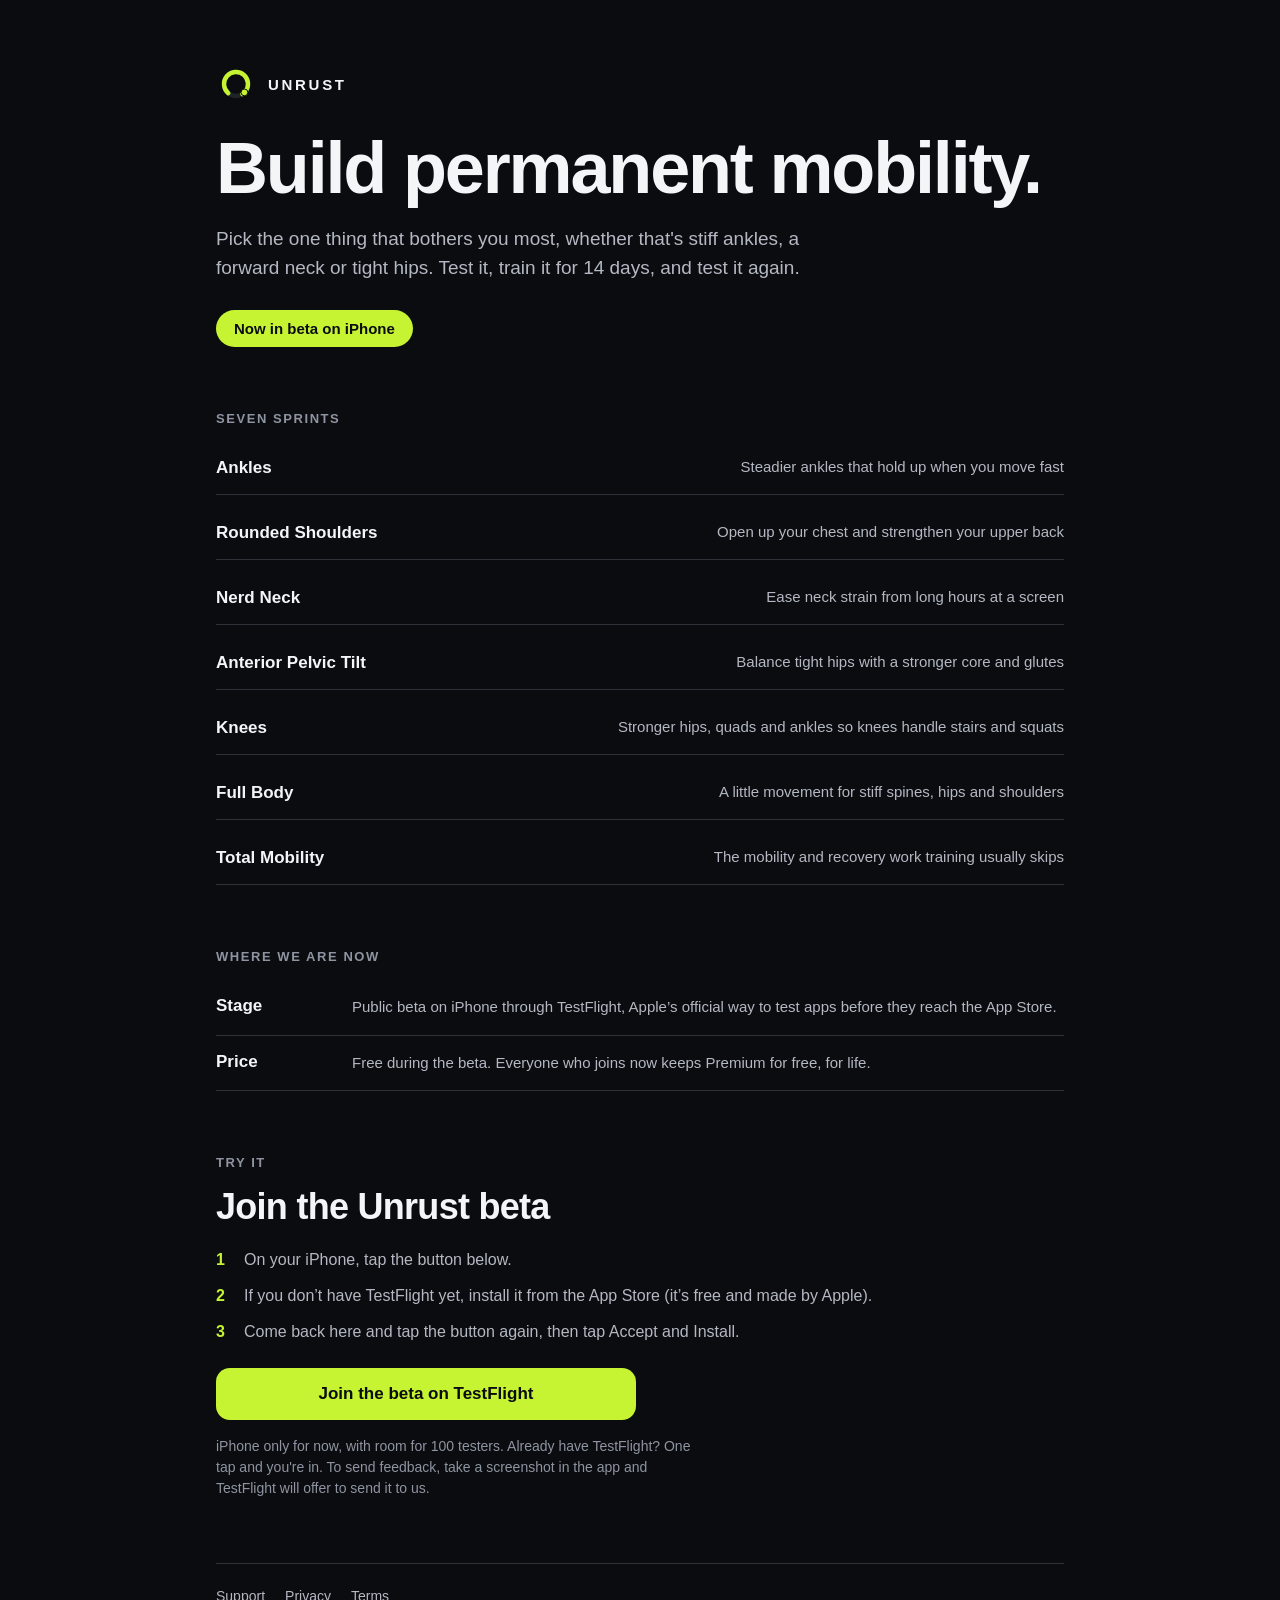
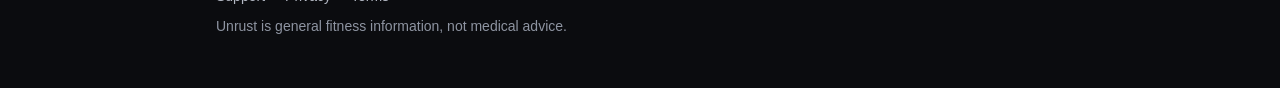
<file: index.html>
<!DOCTYPE html><html lang="en"><head><meta charSet="utf-8"/><meta name="viewport" content="width=device-width, initial-scale=1"/><link rel="stylesheet" href="/_next/static/chunks/1ggbgp0bu5aib.css" data-precedence="next"/><link rel="preload" as="script" fetchPriority="low" href="/_next/static/chunks/0z0vdi9dkqy7n.js"/><script src="/_next/static/chunks/3h51z8dctsh-l.js" async=""></script><script src="/_next/static/chunks/064zyp532qt1j.js" async=""></script><script src="/_next/static/chunks/0mncm453b1-3u.js" async=""></script><script src="/_next/static/chunks/turbopack-0wo_do7uv_q1r.js" async=""></script><script src="/_next/static/chunks/0e174qpuwv2ay.js" async=""></script><script src="/_next/static/chunks/1dq9582dulnoy.js" async=""></script><script src="/_next/static/chunks/3862xn4096l7u.js" async=""></script><title>Unrust: build permanent mobility</title><meta name="description" content="Pick one pain point, test it, train it for 14 days, and test it again. Now in beta on iPhone."/><link rel="icon" href="/icon.png?icon.0d7165enfajz6.png" sizes="1024x1024" type="image/png"/><script src="/_next/static/chunks/0cz1d0mv5g_q7.js" noModule=""></script></head><body><div hidden=""><!--$--><!--/$--></div><main class="landing"><header class="hero"><div class="brand"><svg class="mark" viewBox="0 0 100 100" aria-hidden="true"><circle cx="50" cy="50" r="30" fill="none" stroke="var(--track)" stroke-width="11"></circle><circle cx="50" cy="50" r="30" fill="none" stroke="var(--accent)" stroke-width="11" stroke-linecap="round" stroke-dasharray="150 189" transform="rotate(130 50 50)"></circle><circle cx="71" cy="71" r="8.5" fill="var(--accent)" stroke="var(--bg)" stroke-width="2.5"></circle></svg><span class="wordmark">UNRUST</span></div><h1>Build permanent mobility.</h1><p class="lede">Pick the one thing that bothers you most, whether that&#x27;s stiff ankles, a forward neck or tight hips. Test it, train it for 14 days, and test it again.</p><a class="availability" href="#beta">Now in beta on iPhone</a></header><section><h2 class="eyebrow">Seven sprints</h2><ul class="sprints"><li><span class="sprint-name">Ankles</span><span class="sprint-tagline">Steadier ankles that hold up when you move fast</span></li><li><span class="sprint-name">Rounded Shoulders</span><span class="sprint-tagline">Open up your chest and strengthen your upper back</span></li><li><span class="sprint-name">Nerd Neck</span><span class="sprint-tagline">Ease neck strain from long hours at a screen</span></li><li><span class="sprint-name">Anterior Pelvic Tilt</span><span class="sprint-tagline">Balance tight hips with a stronger core and glutes</span></li><li><span class="sprint-name">Knees</span><span class="sprint-tagline">Stronger hips, quads and ankles so knees handle stairs and squats</span></li><li><span class="sprint-name">Full Body</span><span class="sprint-tagline">A little movement for stiff spines, hips and shoulders</span></li><li><span class="sprint-name">Total Mobility</span><span class="sprint-tagline">The mobility and recovery work training usually skips</span></li></ul></section><section><h2 class="eyebrow">Where we are now</h2><dl class="status"><div><dt>Stage</dt><dd>Public beta on iPhone through TestFlight, Apple’s official way to test apps before they reach the App Store.</dd></div><div><dt>Price</dt><dd>Free during the beta. Everyone who joins now keeps Premium for free, for life.</dd></div></dl></section><section id="beta" class="join"><h2 class="eyebrow">Try it</h2><h3 class="join-title">Join the Unrust beta</h3><ol class="join-steps"><li><span class="join-n">1</span><span>On your iPhone, tap the button below.</span></li><li><span class="join-n">2</span><span>If you don’t have TestFlight yet, install it from the App Store (it’s free and made by Apple).</span></li><li><span class="join-n">3</span><span>Come back here and tap the button again, then tap Accept and Install.</span></li></ol><a class="join-button" href="https://testflight.apple.com/join/c5VvAccF">Join the beta on TestFlight</a><p class="join-note">iPhone only for now, with room for 100 testers. Already have TestFlight? One tap and you&#x27;re in. To send feedback, take a screenshot in the app and TestFlight will offer to send it to us.</p></section><footer class="site-footer"><nav><a href="/support">Support</a><a href="/privacy">Privacy</a><a href="/terms">Terms</a></nav><p>Unrust is general fitness information, not medical advice.</p></footer></main><!--$--><!--/$--><script src="/_next/static/chunks/0z0vdi9dkqy7n.js" id="_R_" async=""></script><script>(self.__next_f=self.__next_f||[]).push([0])</script><script>self.__next_f.push([1,"1:\"$Sreact.fragment\"\n2:I[10291,[\"/_next/static/chunks/0e174qpuwv2ay.js\",\"/_next/static/chunks/1dq9582dulnoy.js\"],\"default\"]\n3:I[2968,[\"/_next/static/chunks/0e174qpuwv2ay.js\",\"/_next/static/chunks/1dq9582dulnoy.js\"],\"default\"]\na:I[24462,[\"/_next/static/chunks/0e174qpuwv2ay.js\",\"/_next/static/chunks/1dq9582dulnoy.js\"],\"default\",1]\n:HL[\"/_next/static/chunks/1ggbgp0bu5aib.css\",\"style\"]\n"])</script><script>self.__next_f.push([1,"0:{\"P\":null,\"c\":[\"\",\"\"],\"q\":\"\",\"i\":false,\"f\":[[[\"\",{\"children\":[\"__PAGE__\",{}]},\"$undefined\",\"$undefined\",16],[[\"$\",\"$1\",\"c\",{\"children\":[[[\"$\",\"link\",\"0\",{\"rel\":\"stylesheet\",\"href\":\"/_next/static/chunks/1ggbgp0bu5aib.css\",\"precedence\":\"next\",\"crossOrigin\":\"$undefined\",\"nonce\":\"$undefined\"}],[\"$\",\"script\",\"script-0\",{\"src\":\"/_next/static/chunks/0e174qpuwv2ay.js\",\"async\":true,\"nonce\":\"$undefined\"}],[\"$\",\"script\",\"script-1\",{\"src\":\"/_next/static/chunks/1dq9582dulnoy.js\",\"async\":true,\"nonce\":\"$undefined\"}]],[\"$\",\"html\",null,{\"lang\":\"en\",\"children\":[\"$\",\"body\",null,{\"children\":[\"$\",\"$L2\",null,{\"parallelRouterKey\":\"children\",\"error\":\"$undefined\",\"errorStyles\":\"$undefined\",\"errorScripts\":\"$undefined\",\"template\":[\"$\",\"$L3\",null,{}],\"templateStyles\":\"$undefined\",\"templateScripts\":\"$undefined\",\"notFound\":[[[\"$\",\"title\",null,{\"children\":\"404: This page could not be found.\"}],[\"$\",\"div\",null,{\"style\":{\"fontFamily\":\"system-ui,\\\"Segoe UI\\\",Roboto,Helvetica,Arial,sans-serif,\\\"Apple Color Emoji\\\",\\\"Segoe UI Emoji\\\"\",\"height\":\"100vh\",\"textAlign\":\"center\",\"display\":\"flex\",\"flexDirection\":\"column\",\"alignItems\":\"center\",\"justifyContent\":\"center\"},\"children\":[\"$\",\"div\",null,{\"children\":[[\"$\",\"style\",null,{\"dangerouslySetInnerHTML\":{\"__html\":\"body{color:#000;background:#fff;margin:0}.next-error-h1{border-right:1px solid rgba(0,0,0,.3)}@media (prefers-color-scheme:dark){body{color:#fff;background:#000}.next-error-h1{border-right:1px solid rgba(255,255,255,.3)}}\"}}],[\"$\",\"h1\",null,{\"className\":\"next-error-h1\",\"style\":{\"display\":\"inline-block\",\"margin\":\"0 20px 0 0\",\"padding\":\"0 23px 0 0\",\"fontSize\":24,\"fontWeight\":500,\"verticalAlign\":\"top\",\"lineHeight\":\"49px\"},\"children\":404}],[\"$\",\"div\",null,{\"style\":{\"display\":\"inline-block\"},\"children\":[\"$\",\"h2\",null,{\"style\":{\"fontSize\":14,\"fontWeight\":400,\"lineHeight\":\"49px\",\"margin\":0},\"children\":\"This page could not be found.\"}]}]]}]}]],[]],\"forbidden\":\"$undefined\",\"unauthorized\":\"$undefined\"}]}]}]]}],{\"children\":[[\"$\",\"$1\",\"c\",{\"children\":[[\"$\",\"main\",null,{\"className\":\"landing\",\"children\":[[\"$\",\"header\",null,{\"className\":\"hero\",\"children\":[[\"$\",\"div\",null,{\"className\":\"brand\",\"children\":[[\"$\",\"svg\",null,{\"className\":\"mark\",\"viewBox\":\"0 0 100 100\",\"aria-hidden\":\"true\",\"children\":[[\"$\",\"circle\",null,{\"cx\":\"50\",\"cy\":\"50\",\"r\":\"30\",\"fill\":\"none\",\"stroke\":\"var(--track)\",\"strokeWidth\":\"11\"}],[\"$\",\"circle\",null,{\"cx\":\"50\",\"cy\":\"50\",\"r\":\"30\",\"fill\":\"none\",\"stroke\":\"var(--accent)\",\"strokeWidth\":\"11\",\"strokeLinecap\":\"round\",\"strokeDasharray\":\"150 189\",\"transform\":\"rotate(130 50 50)\"}],[\"$\",\"circle\",null,{\"cx\":\"71\",\"cy\":\"71\",\"r\":\"8.5\",\"fill\":\"var(--accent)\",\"stroke\":\"var(--bg)\",\"strokeWidth\":\"2.5\"}]]}],[\"$\",\"span\",null,{\"className\":\"wordmark\",\"children\":\"UNRUST\"}]]}],[\"$\",\"h1\",null,{\"children\":\"Build permanent mobility.\"}],[\"$\",\"p\",null,{\"className\":\"lede\",\"children\":\"Pick the one thing that bothers you most, whether that's stiff ankles, a forward neck or tight hips. Test it, train it for 14 days, and test it again.\"}],[\"$\",\"a\",null,{\"className\":\"availability\",\"href\":\"#beta\",\"children\":\"Now in beta on iPhone\"}]]}],[\"$\",\"section\",null,{\"children\":[[\"$\",\"h2\",null,{\"className\":\"eyebrow\",\"children\":\"Seven sprints\"}],[\"$\",\"ul\",null,{\"className\":\"sprints\",\"children\":[[\"$\",\"li\",\"Ankles\",{\"children\":[[\"$\",\"span\",null,{\"className\":\"sprint-name\",\"children\":\"Ankles\"}],[\"$\",\"span\",null,{\"className\":\"sprint-tagline\",\"children\":\"Steadier ankles that hold up when you move fast\"}]]}],[\"$\",\"li\",\"Rounded Shoulders\",{\"children\":[[\"$\",\"span\",null,{\"className\":\"sprint-name\",\"children\":\"Rounded Shoulders\"}],[\"$\",\"span\",null,{\"className\":\"sprint-tagline\",\"children\":\"Open up your chest and strengthen your upper back\"}]]}],[\"$\",\"li\",\"Nerd Neck\",{\"children\":[[\"$\",\"span\",null,{\"className\":\"sprint-name\",\"children\":\"Nerd Neck\"}],[\"$\",\"span\",null,{\"className\":\"sprint-tagline\",\"children\":\"Ease neck strain from long hours at a screen\"}]]}],[\"$\",\"li\",\"Anterior Pelvic Tilt\",{\"children\":[[\"$\",\"span\",null,{\"className\":\"sprint-name\",\"children\":\"Anterior Pelvic Tilt\"}],[\"$\",\"span\",null,{\"className\":\"sprint-tagline\",\"children\":\"Balance tight hips with a stronger core and glutes\"}]]}],[\"$\",\"li\",\"Knees\",{\"children\":[[\"$\",\"span\",null,{\"className\":\"sprint-name\",\"children\":\"Knees\"}],[\"$\",\"span\",null,{\"className\":\"sprint-tagline\",\"children\":\"Stronger hips, quads and ankles so knees handle stairs and squats\"}]]}],[\"$\",\"li\",\"Full Body\",{\"children\":[[\"$\",\"span\",null,{\"className\":\"sprint-name\",\"children\":\"Full Body\"}],[\"$\",\"span\",null,{\"className\":\"sprint-tagline\",\"children\":\"A little movement for stiff spines, hips and shoulders\"}]]}],[\"$\",\"li\",\"Total Mobility\",{\"children\":[[\"$\",\"span\",null,{\"className\":\"sprint-name\",\"children\":\"Total Mobility\"}],[\"$\",\"span\",null,{\"className\":\"sprint-tagline\",\"children\":\"The mobility and recovery work training usually skips\"}]]}]]}]]}],\"$L4\",\"$L5\",\"$L6\"]}],[\"$L7\"],\"$L8\"]}],{},null,false,null]},null,false,null],\"$L9\",false]],\"m\":\"$undefined\",\"G\":[\"$a\",[\"$Lb\"]],\"S\":true,\"h\":null,\"s\":\"$undefined\",\"l\":\"$undefined\",\"p\":\"$undefined\",\"d\":\"$undefined\",\"b\":\"4nGeRY0knvLSGjcIl440i\"}\n"])</script><script>self.__next_f.push([1,"c:I[7575,[\"/_next/static/chunks/0e174qpuwv2ay.js\",\"/_next/static/chunks/1dq9582dulnoy.js\",\"/_next/static/chunks/3862xn4096l7u.js\"],\"\"]\nd:I[82520,[\"/_next/static/chunks/0e174qpuwv2ay.js\",\"/_next/static/chunks/1dq9582dulnoy.js\"],\"OutletBoundary\"]\ne:\"$Sreact.suspense\"\n10:I[82520,[\"/_next/static/chunks/0e174qpuwv2ay.js\",\"/_next/static/chunks/1dq9582dulnoy.js\"],\"ViewportBoundary\"]\n12:I[82520,[\"/_next/static/chunks/0e174qpuwv2ay.js\",\"/_next/static/chunks/1dq9582dulnoy.js\"],\"MetadataBoundary\"]\n4:[\"$\",\"section\",null,{\"children\":[[\"$\",\"h2\",null,{\"className\":\"eyebrow\",\"children\":\"Where we are now\"}],[\"$\",\"dl\",null,{\"className\":\"status\",\"children\":[[\"$\",\"div\",\"Stage\",{\"children\":[[\"$\",\"dt\",null,{\"children\":\"Stage\"}],[\"$\",\"dd\",null,{\"children\":\"Public beta on iPhone through TestFlight, Apple’s official way to test apps before they reach the App Store.\"}]]}],[\"$\",\"div\",\"Price\",{\"children\":[[\"$\",\"dt\",null,{\"children\":\"Price\"}],[\"$\",\"dd\",null,{\"children\":\"Free during the beta. Everyone who joins now keeps Premium for free, for life.\"}]]}]]}]]}]\n5:[\"$\",\"section\",null,{\"id\":\"beta\",\"className\":\"join\",\"children\":[[\"$\",\"h2\",null,{\"className\":\"eyebrow\",\"children\":\"Try it\"}],[\"$\",\"h3\",null,{\"className\":\"join-title\",\"children\":\"Join the Unrust beta\"}],[\"$\",\"ol\",null,{\"className\":\"join-steps\",\"children\":[[\"$\",\"li\",\"0\",{\"children\":[[\"$\",\"span\",null,{\"className\":\"join-n\",\"children\":1}],[\"$\",\"span\",null,{\"children\":\"On your iPhone, tap the button below.\"}]]}],[\"$\",\"li\",\"1\",{\"children\":[[\"$\",\"span\",null,{\"className\":\"join-n\",\"children\":2}],[\"$\",\"span\",null,{\"children\":\"If you don’t have TestFlight yet, install it from the App Store (it’s free and made by Apple).\"}]]}],[\"$\",\"li\",\"2\",{\"children\":[[\"$\",\"span\",null,{\"className\":\"join-n\",\"children\":3}],[\"$\",\"span\",null,{\"children\":\"Come back here and tap the button again, then tap Accept and Install.\"}]]}]]}],[\"$\",\"a\",null,{\"className\":\"join-button\",\"href\":\"https://testflight.apple.com/join/c5VvAccF\",\"children\":\"Join the beta on TestFlight\"}],[\"$\",\"p\",null,{\"className\":\"join-note\",\"children\":\"iPhone only for now, with room for 100 testers. Already have TestFlight? One tap and you're in. To send feedback, take a screenshot in the app and TestFlight will offer to send it to us.\"}]]}]\n6:[\"$\",\"footer\",null,{\"className\":\"site-footer\",\"children\":[[\"$\",\"nav\",null,{\"children\":[[\"$\",\"$Lc\",null,{\"href\":\"/support\",\"children\":\"Support\"}],[\"$\",\"$Lc\",null,{\"href\":\"/privacy\",\"children\":\"Privacy\"}],[\"$\",\"$Lc\",null,{\"href\":\"/terms\",\"children\":\"Terms\"}]]}],[\"$\",\"p\",null,{\"children\":\"Unrust is general fitness information, not medical advice.\"}]]}]\n7:[\"$\",\"script\",\"script-0\",{\"src\":\"/_next/static/chunks/3862xn4096l7u.js\",\"async\":true,\"nonce\":\"$undefined\"}]\n8:[\"$\",\"$Ld\",null,{\"children\":[\"$\",\"$e\",null,{\"name\":\"Next.MetadataOutlet\",\"children\":\"$@f\"}]}]\n9:[\"$\",\"$1\",\"h\",{\"children\":[null,[\"$\",\"$L10\",null,{\"children\":\"$L11\"}],[\"$\",\"div\",null,{\"hidden\":true,\"children\":[\"$\",\"$L12\",null,{\"children\":[\"$\",\"$e\",null,{\"name\":\"Next.Metadata\",\"children\":\"$L13\"}]}]}],null]}]\nb:[\"$\",\"link\",\"0\",{\"rel\":\"stylesheet\",\"href\":\"/_next/static/chunks/1ggbgp0bu5aib.css\",\"precedence\":\"next\",\"crossOrigin\":\"$undefined\",\"nonce\":\"$undefined\"}]\n"])</script><script>self.__next_f.push([1,"11:[[\"$\",\"meta\",\"0\",{\"charSet\":\"utf-8\"}],[\"$\",\"meta\",\"1\",{\"name\":\"viewport\",\"content\":\"width=device-width, initial-scale=1\"}]]\n"])</script><script>self.__next_f.push([1,"14:I[60329,[\"/_next/static/chunks/0e174qpuwv2ay.js\",\"/_next/static/chunks/1dq9582dulnoy.js\"],\"IconMark\"]\nf:null\n13:[[\"$\",\"title\",\"0\",{\"children\":\"Unrust: build permanent mobility\"}],[\"$\",\"meta\",\"1\",{\"name\":\"description\",\"content\":\"Pick one pain point, test it, train it for 14 days, and test it again. Now in beta on iPhone.\"}],[\"$\",\"link\",\"2\",{\"rel\":\"icon\",\"href\":\"/icon.png?icon.0d7165enfajz6.png\",\"sizes\":\"1024x1024\",\"type\":\"image/png\"}],[\"$\",\"$L14\",\"3\",{}]]\n"])</script></body></html>
</file>
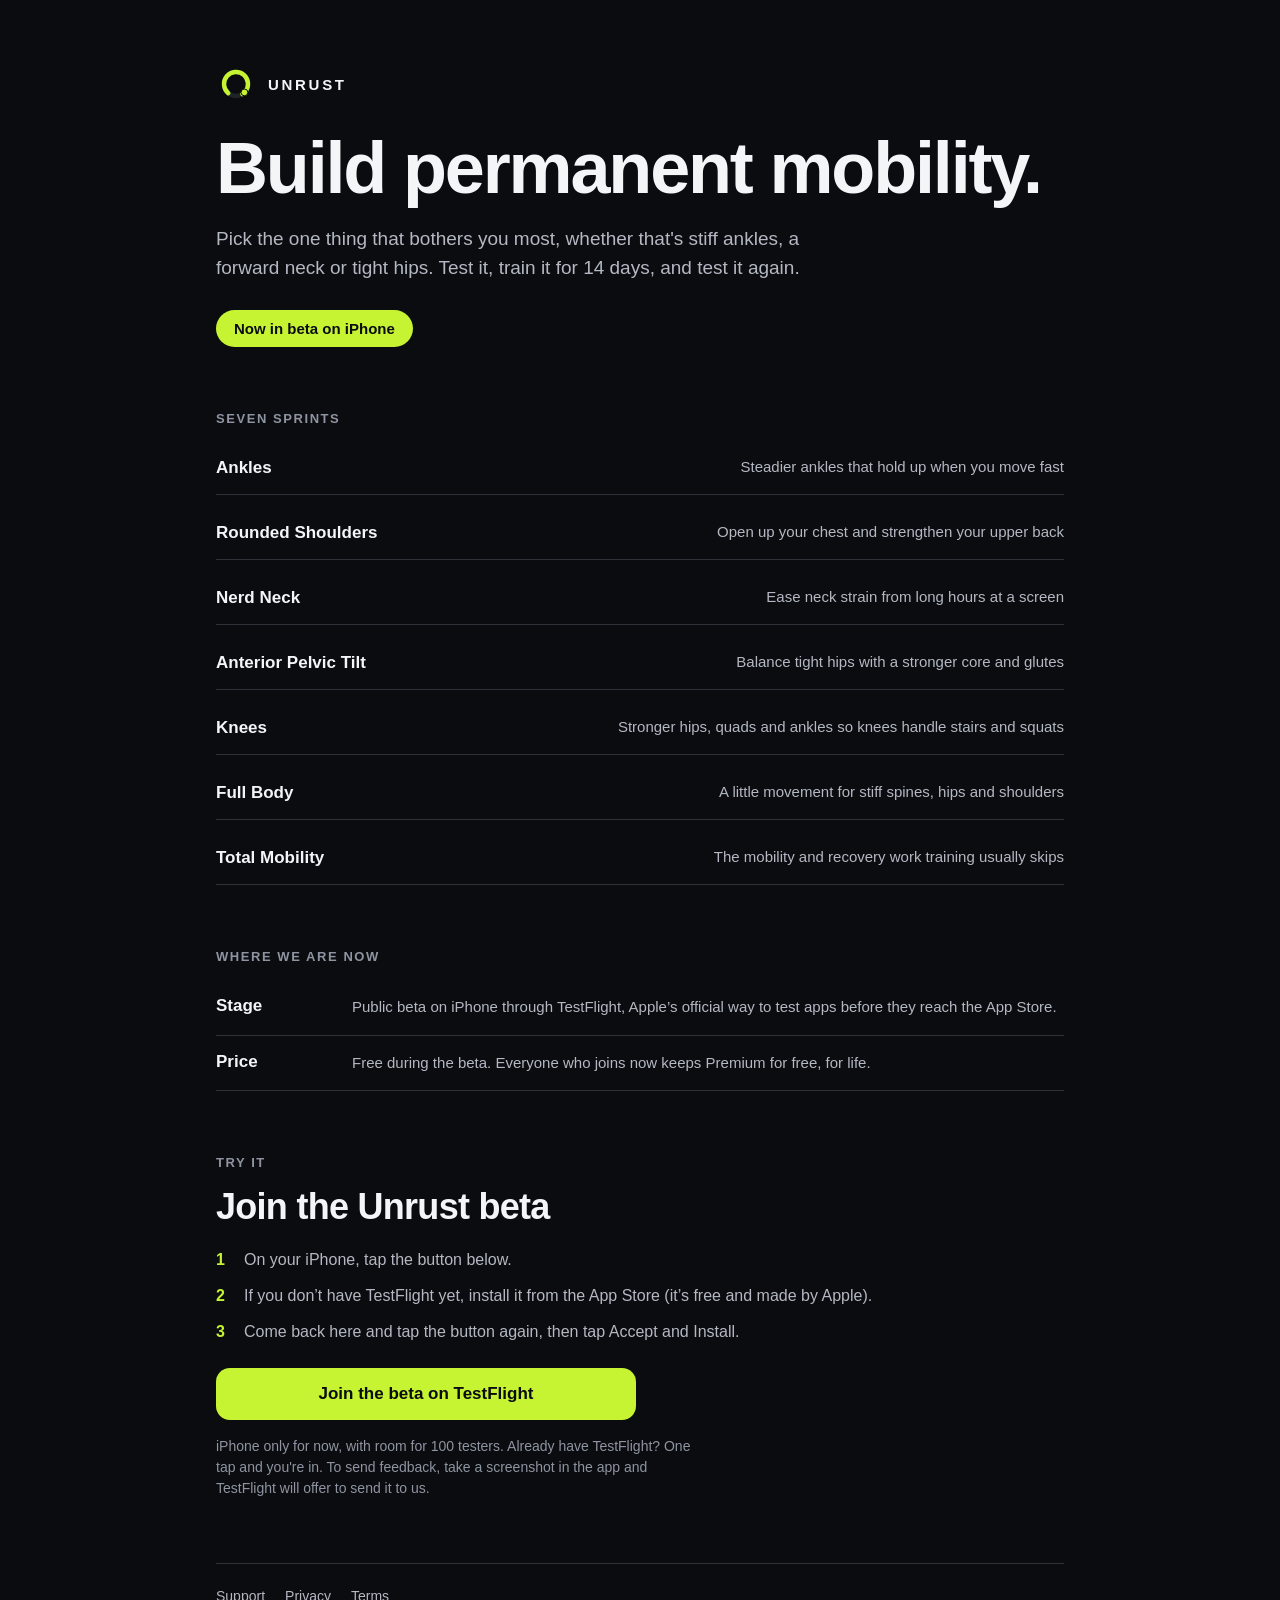
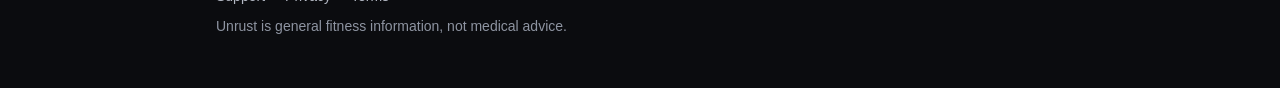
<file: about.html>
<!DOCTYPE html><html lang="en"><head><meta charSet="utf-8"/><meta name="viewport" content="width=device-width, initial-scale=1"/><link rel="stylesheet" href="/_next/static/chunks/1ggbgp0bu5aib.css" data-precedence="next"/><link rel="preload" as="script" fetchPriority="low" href="/_next/static/chunks/0z0vdi9dkqy7n.js"/><script src="/_next/static/chunks/3h51z8dctsh-l.js" async=""></script><script src="/_next/static/chunks/064zyp532qt1j.js" async=""></script><script src="/_next/static/chunks/0mncm453b1-3u.js" async=""></script><script src="/_next/static/chunks/turbopack-0wo_do7uv_q1r.js" async=""></script><script src="/_next/static/chunks/0e174qpuwv2ay.js" async=""></script><script src="/_next/static/chunks/1dq9582dulnoy.js" async=""></script><script src="/_next/static/chunks/3862xn4096l7u.js" async=""></script><title>Unrust</title><meta name="description" content="Pick one pain point, test it, train it for 14 days, and test it again. Now in beta on iPhone."/><link rel="icon" href="/icon.png?icon.0d7165enfajz6.png" sizes="1024x1024" type="image/png"/><script src="/_next/static/chunks/0cz1d0mv5g_q7.js" noModule=""></script></head><body><div hidden=""><!--$--><!--/$--></div><main class="landing"><header class="hero"><div class="brand"><svg class="mark" viewBox="0 0 100 100" aria-hidden="true"><circle cx="50" cy="50" r="30" fill="none" stroke="var(--track)" stroke-width="11"></circle><circle cx="50" cy="50" r="30" fill="none" stroke="var(--accent)" stroke-width="11" stroke-linecap="round" stroke-dasharray="150 189" transform="rotate(130 50 50)"></circle><circle cx="71" cy="71" r="8.5" fill="var(--accent)" stroke="var(--bg)" stroke-width="2.5"></circle></svg><span class="wordmark">UNRUST</span></div><h1>Build permanent mobility.</h1><p class="lede">Pick the one thing that bothers you most, whether that&#x27;s stiff ankles, a forward neck or tight hips. Test it, train it for 14 days, and test it again.</p><a class="availability" href="#beta">Now in beta on iPhone</a></header><section><h2 class="eyebrow">Seven sprints</h2><ul class="sprints"><li><span class="sprint-name">Ankles</span><span class="sprint-tagline">Steadier ankles that hold up when you move fast</span></li><li><span class="sprint-name">Rounded Shoulders</span><span class="sprint-tagline">Open up your chest and strengthen your upper back</span></li><li><span class="sprint-name">Nerd Neck</span><span class="sprint-tagline">Ease neck strain from long hours at a screen</span></li><li><span class="sprint-name">Anterior Pelvic Tilt</span><span class="sprint-tagline">Balance tight hips with a stronger core and glutes</span></li><li><span class="sprint-name">Knees</span><span class="sprint-tagline">Stronger hips, quads and ankles so knees handle stairs and squats</span></li><li><span class="sprint-name">Full Body</span><span class="sprint-tagline">A little movement for stiff spines, hips and shoulders</span></li><li><span class="sprint-name">Total Mobility</span><span class="sprint-tagline">The mobility and recovery work training usually skips</span></li></ul></section><section><h2 class="eyebrow">Where we are now</h2><dl class="status"><div><dt>Stage</dt><dd>Public beta on iPhone through TestFlight, Apple’s official way to test apps before they reach the App Store.</dd></div><div><dt>Price</dt><dd>Free during the beta. Everyone who joins now keeps Premium for free, for life.</dd></div></dl></section><section id="beta" class="join"><h2 class="eyebrow">Try it</h2><h3 class="join-title">Join the Unrust beta</h3><ol class="join-steps"><li><span class="join-n">1</span><span>On your iPhone, tap the button below.</span></li><li><span class="join-n">2</span><span>If you don’t have TestFlight yet, install it from the App Store (it’s free and made by Apple).</span></li><li><span class="join-n">3</span><span>Come back here and tap the button again, then tap Accept and Install.</span></li></ol><a class="join-button" href="https://testflight.apple.com/join/c5VvAccF">Join the beta on TestFlight</a><p class="join-note">iPhone only for now, with room for 100 testers. Already have TestFlight? One tap and you&#x27;re in. To send feedback, take a screenshot in the app and TestFlight will offer to send it to us.</p></section><footer class="site-footer"><nav><a href="/support">Support</a><a href="/privacy">Privacy</a><a href="/terms">Terms</a></nav><p>Unrust is general fitness information, not medical advice.</p></footer></main><!--$--><!--/$--><script src="/_next/static/chunks/0z0vdi9dkqy7n.js" id="_R_" async=""></script><script>(self.__next_f=self.__next_f||[]).push([0])</script><script>self.__next_f.push([1,"1:\"$Sreact.fragment\"\n2:I[10291,[\"/_next/static/chunks/0e174qpuwv2ay.js\",\"/_next/static/chunks/1dq9582dulnoy.js\"],\"default\"]\n3:I[2968,[\"/_next/static/chunks/0e174qpuwv2ay.js\",\"/_next/static/chunks/1dq9582dulnoy.js\"],\"default\"]\nc:I[24462,[\"/_next/static/chunks/0e174qpuwv2ay.js\",\"/_next/static/chunks/1dq9582dulnoy.js\"],\"default\",1]\n:HL[\"/_next/static/chunks/1ggbgp0bu5aib.css\",\"style\"]\n"])</script><script>self.__next_f.push([1,"0:{\"P\":null,\"c\":[\"\",\"about\"],\"q\":\"\",\"i\":false,\"f\":[[[\"\",{\"children\":[\"about\",{\"children\":[\"__PAGE__\",{}]}]},\"$undefined\",\"$undefined\",16],[[\"$\",\"$1\",\"c\",{\"children\":[[[\"$\",\"link\",\"0\",{\"rel\":\"stylesheet\",\"href\":\"/_next/static/chunks/1ggbgp0bu5aib.css\",\"precedence\":\"next\",\"crossOrigin\":\"$undefined\",\"nonce\":\"$undefined\"}],[\"$\",\"script\",\"script-0\",{\"src\":\"/_next/static/chunks/0e174qpuwv2ay.js\",\"async\":true,\"nonce\":\"$undefined\"}],[\"$\",\"script\",\"script-1\",{\"src\":\"/_next/static/chunks/1dq9582dulnoy.js\",\"async\":true,\"nonce\":\"$undefined\"}]],[\"$\",\"html\",null,{\"lang\":\"en\",\"children\":[\"$\",\"body\",null,{\"children\":[\"$\",\"$L2\",null,{\"parallelRouterKey\":\"children\",\"error\":\"$undefined\",\"errorStyles\":\"$undefined\",\"errorScripts\":\"$undefined\",\"template\":[\"$\",\"$L3\",null,{}],\"templateStyles\":\"$undefined\",\"templateScripts\":\"$undefined\",\"notFound\":[[[\"$\",\"title\",null,{\"children\":\"404: This page could not be found.\"}],[\"$\",\"div\",null,{\"style\":{\"fontFamily\":\"system-ui,\\\"Segoe UI\\\",Roboto,Helvetica,Arial,sans-serif,\\\"Apple Color Emoji\\\",\\\"Segoe UI Emoji\\\"\",\"height\":\"100vh\",\"textAlign\":\"center\",\"display\":\"flex\",\"flexDirection\":\"column\",\"alignItems\":\"center\",\"justifyContent\":\"center\"},\"children\":[\"$\",\"div\",null,{\"children\":[[\"$\",\"style\",null,{\"dangerouslySetInnerHTML\":{\"__html\":\"body{color:#000;background:#fff;margin:0}.next-error-h1{border-right:1px solid rgba(0,0,0,.3)}@media (prefers-color-scheme:dark){body{color:#fff;background:#000}.next-error-h1{border-right:1px solid rgba(255,255,255,.3)}}\"}}],[\"$\",\"h1\",null,{\"className\":\"next-error-h1\",\"style\":{\"display\":\"inline-block\",\"margin\":\"0 20px 0 0\",\"padding\":\"0 23px 0 0\",\"fontSize\":24,\"fontWeight\":500,\"verticalAlign\":\"top\",\"lineHeight\":\"49px\"},\"children\":404}],[\"$\",\"div\",null,{\"style\":{\"display\":\"inline-block\"},\"children\":[\"$\",\"h2\",null,{\"style\":{\"fontSize\":14,\"fontWeight\":400,\"lineHeight\":\"49px\",\"margin\":0},\"children\":\"This page could not be found.\"}]}]]}]}]],[]],\"forbidden\":\"$undefined\",\"unauthorized\":\"$undefined\"}]}]}]]}],{\"children\":[[\"$\",\"$1\",\"c\",{\"children\":[null,[\"$\",\"$L2\",null,{\"parallelRouterKey\":\"children\",\"error\":\"$undefined\",\"errorStyles\":\"$undefined\",\"errorScripts\":\"$undefined\",\"template\":[\"$\",\"$L3\",null,{}],\"templateStyles\":\"$undefined\",\"templateScripts\":\"$undefined\",\"notFound\":\"$undefined\",\"forbidden\":\"$undefined\",\"unauthorized\":\"$undefined\"}]]}],{\"children\":[[\"$\",\"$1\",\"c\",{\"children\":[[\"$\",\"main\",null,{\"className\":\"landing\",\"children\":[[\"$\",\"header\",null,{\"className\":\"hero\",\"children\":[[\"$\",\"div\",null,{\"className\":\"brand\",\"children\":[[\"$\",\"svg\",null,{\"className\":\"mark\",\"viewBox\":\"0 0 100 100\",\"aria-hidden\":\"true\",\"children\":[[\"$\",\"circle\",null,{\"cx\":\"50\",\"cy\":\"50\",\"r\":\"30\",\"fill\":\"none\",\"stroke\":\"var(--track)\",\"strokeWidth\":\"11\"}],[\"$\",\"circle\",null,{\"cx\":\"50\",\"cy\":\"50\",\"r\":\"30\",\"fill\":\"none\",\"stroke\":\"var(--accent)\",\"strokeWidth\":\"11\",\"strokeLinecap\":\"round\",\"strokeDasharray\":\"150 189\",\"transform\":\"rotate(130 50 50)\"}],[\"$\",\"circle\",null,{\"cx\":\"71\",\"cy\":\"71\",\"r\":\"8.5\",\"fill\":\"var(--accent)\",\"stroke\":\"var(--bg)\",\"strokeWidth\":\"2.5\"}]]}],[\"$\",\"span\",null,{\"className\":\"wordmark\",\"children\":\"UNRUST\"}]]}],[\"$\",\"h1\",null,{\"children\":\"Build permanent mobility.\"}],[\"$\",\"p\",null,{\"className\":\"lede\",\"children\":\"Pick the one thing that bothers you most, whether that's stiff ankles, a forward neck or tight hips. Test it, train it for 14 days, and test it again.\"}],[\"$\",\"a\",null,{\"className\":\"availability\",\"href\":\"#beta\",\"children\":\"Now in beta on iPhone\"}]]}],[\"$\",\"section\",null,{\"children\":[[\"$\",\"h2\",null,{\"className\":\"eyebrow\",\"children\":\"Seven sprints\"}],[\"$\",\"ul\",null,{\"className\":\"sprints\",\"children\":[[\"$\",\"li\",\"Ankles\",{\"children\":[[\"$\",\"span\",null,{\"className\":\"sprint-name\",\"children\":\"Ankles\"}],[\"$\",\"span\",null,{\"className\":\"sprint-tagline\",\"children\":\"Steadier ankles that hold up when you move fast\"}]]}],[\"$\",\"li\",\"Rounded Shoulders\",{\"children\":[[\"$\",\"span\",null,{\"className\":\"sprint-name\",\"children\":\"Rounded Shoulders\"}],[\"$\",\"span\",null,{\"className\":\"sprint-tagline\",\"children\":\"Open up your chest and strengthen your upper back\"}]]}],[\"$\",\"li\",\"Nerd Neck\",{\"children\":[[\"$\",\"span\",null,{\"className\":\"sprint-name\",\"children\":\"Nerd Neck\"}],[\"$\",\"span\",null,{\"className\":\"sprint-tagline\",\"children\":\"Ease neck strain from long hours at a screen\"}]]}],[\"$\",\"li\",\"Anterior Pelvic Tilt\",{\"children\":[[\"$\",\"span\",null,{\"className\":\"sprint-name\",\"children\":\"Anterior Pelvic Tilt\"}],[\"$\",\"span\",null,{\"className\":\"sprint-tagline\",\"children\":\"Balance tight hips with a stronger core and glutes\"}]]}],[\"$\",\"li\",\"Knees\",{\"children\":[[\"$\",\"span\",null,{\"className\":\"sprint-name\",\"children\":\"Knees\"}],[\"$\",\"span\",null,{\"className\":\"sprint-tagline\",\"children\":\"Stronger hips, quads and ankles so knees handle stairs and squats\"}]]}],[\"$\",\"li\",\"Full Body\",{\"children\":[[\"$\",\"span\",null,{\"className\":\"sprint-name\",\"children\":\"Full Body\"}],[\"$\",\"span\",null,{\"className\":\"sprint-tagline\",\"children\":\"A little movement for stiff spines, hips and shoulders\"}]]}],\"$L4\"]}]]}],\"$L5\",\"$L6\",\"$L7\"]}],[\"$L8\"],\"$L9\"]}],{},null,false,null]},null,false,\"$@a\"]},null,false,null],\"$Lb\",false]],\"m\":\"$undefined\",\"G\":[\"$c\",[\"$Ld\"]],\"S\":true,\"h\":null,\"s\":\"$undefined\",\"l\":\"$undefined\",\"p\":\"$undefined\",\"d\":\"$undefined\",\"b\":\"4nGeRY0knvLSGjcIl440i\"}\n"])</script><script>self.__next_f.push([1,"e:I[7575,[\"/_next/static/chunks/0e174qpuwv2ay.js\",\"/_next/static/chunks/1dq9582dulnoy.js\",\"/_next/static/chunks/3862xn4096l7u.js\"],\"\"]\nf:I[82520,[\"/_next/static/chunks/0e174qpuwv2ay.js\",\"/_next/static/chunks/1dq9582dulnoy.js\"],\"OutletBoundary\"]\n10:\"$Sreact.suspense\"\n13:I[82520,[\"/_next/static/chunks/0e174qpuwv2ay.js\",\"/_next/static/chunks/1dq9582dulnoy.js\"],\"ViewportBoundary\"]\n15:I[82520,[\"/_next/static/chunks/0e174qpuwv2ay.js\",\"/_next/static/chunks/1dq9582dulnoy.js\"],\"MetadataBoundary\"]\n4:[\"$\",\"li\",\"Total Mobility\",{\"children\":[[\"$\",\"span\",null,{\"className\":\"sprint-name\",\"children\":\"Total Mobility\"}],[\"$\",\"span\",null,{\"className\":\"sprint-tagline\",\"children\":\"The mobility and recovery work training usually skips\"}]]}]\n5:[\"$\",\"section\",null,{\"children\":[[\"$\",\"h2\",null,{\"className\":\"eyebrow\",\"children\":\"Where we are now\"}],[\"$\",\"dl\",null,{\"className\":\"status\",\"children\":[[\"$\",\"div\",\"Stage\",{\"children\":[[\"$\",\"dt\",null,{\"children\":\"Stage\"}],[\"$\",\"dd\",null,{\"children\":\"Public beta on iPhone through TestFlight, Apple’s official way to test apps before they reach the App Store.\"}]]}],[\"$\",\"div\",\"Price\",{\"children\":[[\"$\",\"dt\",null,{\"children\":\"Price\"}],[\"$\",\"dd\",null,{\"children\":\"Free during the beta. Everyone who joins now keeps Premium for free, for life.\"}]]}]]}]]}]\n6:[\"$\",\"section\",null,{\"id\":\"beta\",\"className\":\"join\",\"children\":[[\"$\",\"h2\",null,{\"className\":\"eyebrow\",\"children\":\"Try it\"}],[\"$\",\"h3\",null,{\"className\":\"join-title\",\"children\":\"Join the Unrust beta\"}],[\"$\",\"ol\",null,{\"className\":\"join-steps\",\"children\":[[\"$\",\"li\",\"0\",{\"children\":[[\"$\",\"span\",null,{\"className\":\"join-n\",\"children\":1}],[\"$\",\"span\",null,{\"children\":\"On your iPhone, tap the button below.\"}]]}],[\"$\",\"li\",\"1\",{\"children\":[[\"$\",\"span\",null,{\"className\":\"join-n\",\"children\":2}],[\"$\",\"span\",null,{\"children\":\"If you don’t have TestFlight yet, install it from the App Store (it’s free and made by Apple).\"}]]}],[\"$\",\"li\",\"2\",{\"children\":[[\"$\",\"span\",null,{\"className\":\"join-n\",\"children\":3}],[\"$\",\"span\",null,{\"children\":\"Come back here and tap the button again, then tap Accept and Install.\"}]]}]]}],[\"$\",\"a\",null,{\"className\":\"join-button\",\"href\":\"https://testflight.apple.com/join/c5VvAccF\",\"children\":\"Join the beta on TestFlight\"}],[\"$\",\"p\",null,{\"className\":\"join-note\",\"children\":\"iPhone only for now, with room for 100 testers. Already have TestFlight? One tap and you're in. To send feedback, take a screenshot in the app and TestFlight will offer to send it to us.\"}]]}]\n7:[\"$\",\"footer\",null,{\"className\":\"site-footer\",\"children\":[[\"$\",\"nav\",null,{\"children\":[[\"$\",\"$Le\",null,{\"href\":\"/support\",\"children\":\"Support\"}],[\"$\",\"$Le\",null,{\"href\":\"/privacy\",\"children\":\"Privacy\"}],[\"$\",\"$Le\",null,{\"href\":\"/terms\",\"children\":\"Terms\"}]]}],[\"$\",\"p\",null,{\"children\":\"Unrust is general fitness information, not medical advice.\"}]]}]\n8:[\"$\",\"script\",\"script-0\",{\"src\":\"/_next/static/chunks/3862xn4096l7u.js\",\"async\":true,\"nonce\":\"$undefined\"}]\n9:[\"$\",\"$Lf\",null,{\"children\":[\"$\",\"$10\",null,{\"name\":\"Next.MetadataOutlet\",\"children\":\"$@11\"}]}]\n12:[]\na:\"$W12\"\nb:[\"$\",\"$1\",\"h\",{\"children\":[null,[\"$\",\"$L13\",null,{\"children\":\"$L14\"}],[\"$\",\"div\",null,{\"hidden\":true,\"children\":[\"$\",\"$L15\",null,{\"children\":[\"$\",\"$10\",null,{\"name\":\"Next.Metadata\",\"children\":\"$L16\"}]}]}],null]}]\nd:[\"$\",\"link\",\"0\",{\"rel\":\"stylesheet\",\"href\":\"/_next/static/chunks/1ggbgp0bu5aib.css\",\"precedence\":\"next\",\"crossOrigin\":\"$undefined\",\"nonce\":\"$undefined\"}]\n"])</script><script>self.__next_f.push([1,"14:[[\"$\",\"meta\",\"0\",{\"charSet\":\"utf-8\"}],[\"$\",\"meta\",\"1\",{\"name\":\"viewport\",\"content\":\"width=device-width, initial-scale=1\"}]]\n"])</script><script>self.__next_f.push([1,"17:I[60329,[\"/_next/static/chunks/0e174qpuwv2ay.js\",\"/_next/static/chunks/1dq9582dulnoy.js\"],\"IconMark\"]\n11:null\n16:[[\"$\",\"title\",\"0\",{\"children\":\"Unrust\"}],[\"$\",\"meta\",\"1\",{\"name\":\"description\",\"content\":\"Pick one pain point, test it, train it for 14 days, and test it again. Now in beta on iPhone.\"}],[\"$\",\"link\",\"2\",{\"rel\":\"icon\",\"href\":\"/icon.png?icon.0d7165enfajz6.png\",\"sizes\":\"1024x1024\",\"type\":\"image/png\"}],[\"$\",\"$L17\",\"3\",{}]]\n"])</script></body></html>
</file>
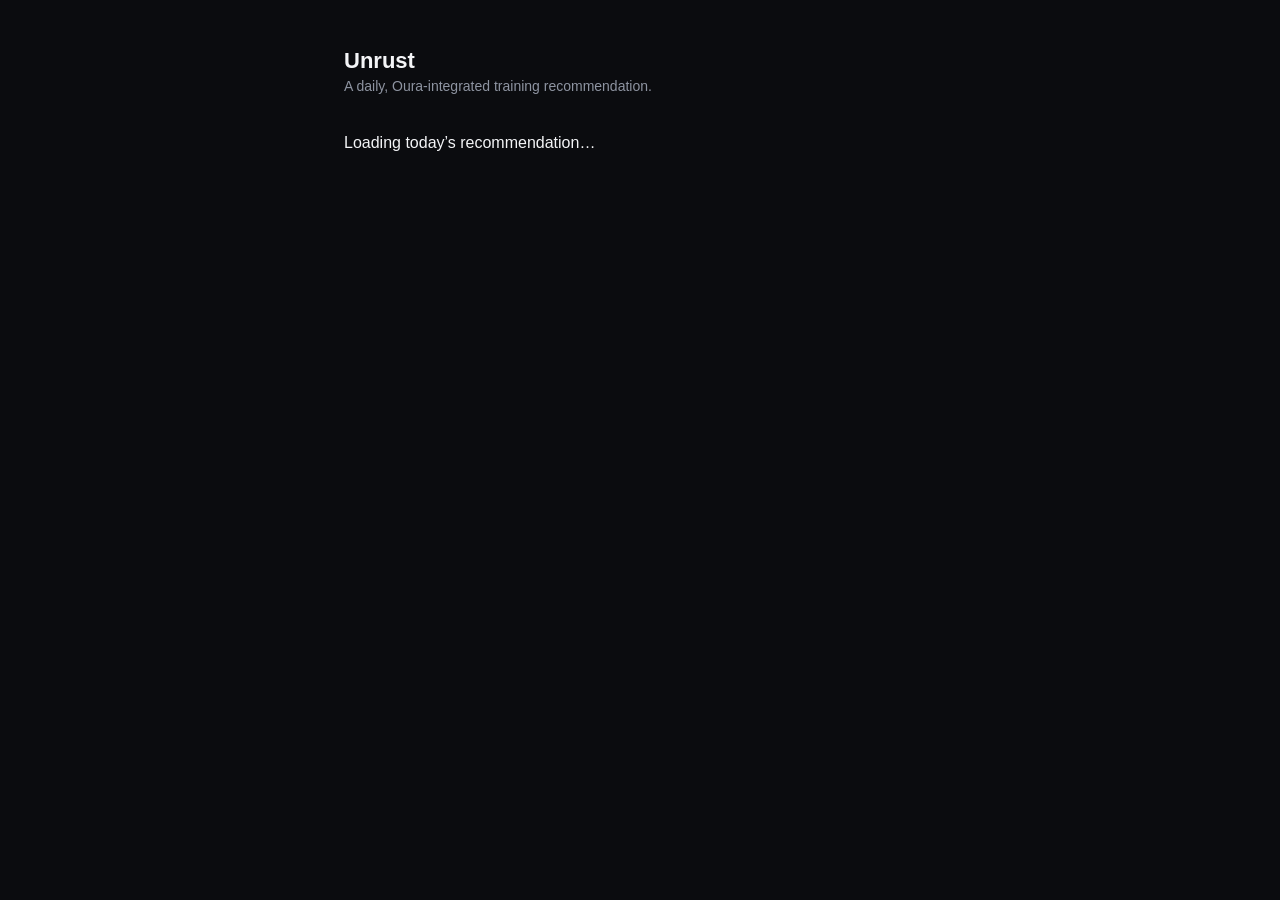
<file: dashboard.html>
<!DOCTYPE html><html lang="en"><head><meta charSet="utf-8"/><meta name="viewport" content="width=device-width, initial-scale=1"/><link rel="stylesheet" href="/_next/static/chunks/1ggbgp0bu5aib.css" data-precedence="next"/><link rel="preload" as="script" fetchPriority="low" href="/_next/static/chunks/0z0vdi9dkqy7n.js"/><script src="/_next/static/chunks/3h51z8dctsh-l.js" async=""></script><script src="/_next/static/chunks/064zyp532qt1j.js" async=""></script><script src="/_next/static/chunks/0mncm453b1-3u.js" async=""></script><script src="/_next/static/chunks/turbopack-0wo_do7uv_q1r.js" async=""></script><script src="/_next/static/chunks/0e174qpuwv2ay.js" async=""></script><script src="/_next/static/chunks/1dq9582dulnoy.js" async=""></script><script src="/_next/static/chunks/0ek00jkvh37ak.js" async=""></script><title>Unrust</title><meta name="description" content="Build permanent mobility. Pick one pain point, test it, train it for 14 days, and test it again."/><link rel="icon" href="/icon.png?icon.0d7165enfajz6.png" sizes="1024x1024" type="image/png"/><script src="/_next/static/chunks/0cz1d0mv5g_q7.js" noModule=""></script></head><body><div hidden=""><!--$--><!--/$--></div><main><header><h1>Unrust</h1><p class="subtitle">A daily, Oura-integrated training recommendation.</p></header><p>Loading today’s recommendation…</p></main><!--$--><!--/$--><script src="/_next/static/chunks/0z0vdi9dkqy7n.js" id="_R_" async=""></script><script>(self.__next_f=self.__next_f||[]).push([0])</script><script>self.__next_f.push([1,"1:\"$Sreact.fragment\"\n2:I[10291,[\"/_next/static/chunks/0e174qpuwv2ay.js\",\"/_next/static/chunks/1dq9582dulnoy.js\"],\"default\"]\n3:I[2968,[\"/_next/static/chunks/0e174qpuwv2ay.js\",\"/_next/static/chunks/1dq9582dulnoy.js\"],\"default\"]\n4:I[37745,[\"/_next/static/chunks/0e174qpuwv2ay.js\",\"/_next/static/chunks/1dq9582dulnoy.js\"],\"ClientPageRoot\"]\n5:I[48755,[\"/_next/static/chunks/0e174qpuwv2ay.js\",\"/_next/static/chunks/1dq9582dulnoy.js\",\"/_next/static/chunks/0ek00jkvh37ak.js\"],\"default\"]\n8:I[82520,[\"/_next/static/chunks/0e174qpuwv2ay.js\",\"/_next/static/chunks/1dq9582dulnoy.js\"],\"OutletBoundary\"]\n9:\"$Sreact.suspense\"\nc:I[82520,[\"/_next/static/chunks/0e174qpuwv2ay.js\",\"/_next/static/chunks/1dq9582dulnoy.js\"],\"ViewportBoundary\"]\ne:I[82520,[\"/_next/static/chunks/0e174qpuwv2ay.js\",\"/_next/static/chunks/1dq9582dulnoy.js\"],\"MetadataBoundary\"]\n10:I[24462,[\"/_next/static/chunks/0e174qpuwv2ay.js\",\"/_next/static/chunks/1dq9582dulnoy.js\"],\"default\",1]\n:HL[\"/_next/static/chunks/1ggbgp0bu5aib.css\",\"style\"]\n"])</script><script>self.__next_f.push([1,"0:{\"P\":null,\"c\":[\"\",\"dashboard\"],\"q\":\"\",\"i\":false,\"f\":[[[\"\",{\"children\":[\"dashboard\",{\"children\":[\"__PAGE__\",{}]}]},\"$undefined\",\"$undefined\",16],[[\"$\",\"$1\",\"c\",{\"children\":[[[\"$\",\"link\",\"0\",{\"rel\":\"stylesheet\",\"href\":\"/_next/static/chunks/1ggbgp0bu5aib.css\",\"precedence\":\"next\",\"crossOrigin\":\"$undefined\",\"nonce\":\"$undefined\"}],[\"$\",\"script\",\"script-0\",{\"src\":\"/_next/static/chunks/0e174qpuwv2ay.js\",\"async\":true,\"nonce\":\"$undefined\"}],[\"$\",\"script\",\"script-1\",{\"src\":\"/_next/static/chunks/1dq9582dulnoy.js\",\"async\":true,\"nonce\":\"$undefined\"}]],[\"$\",\"html\",null,{\"lang\":\"en\",\"children\":[\"$\",\"body\",null,{\"children\":[\"$\",\"$L2\",null,{\"parallelRouterKey\":\"children\",\"error\":\"$undefined\",\"errorStyles\":\"$undefined\",\"errorScripts\":\"$undefined\",\"template\":[\"$\",\"$L3\",null,{}],\"templateStyles\":\"$undefined\",\"templateScripts\":\"$undefined\",\"notFound\":[[[\"$\",\"title\",null,{\"children\":\"404: This page could not be found.\"}],[\"$\",\"div\",null,{\"style\":{\"fontFamily\":\"system-ui,\\\"Segoe UI\\\",Roboto,Helvetica,Arial,sans-serif,\\\"Apple Color Emoji\\\",\\\"Segoe UI Emoji\\\"\",\"height\":\"100vh\",\"textAlign\":\"center\",\"display\":\"flex\",\"flexDirection\":\"column\",\"alignItems\":\"center\",\"justifyContent\":\"center\"},\"children\":[\"$\",\"div\",null,{\"children\":[[\"$\",\"style\",null,{\"dangerouslySetInnerHTML\":{\"__html\":\"body{color:#000;background:#fff;margin:0}.next-error-h1{border-right:1px solid rgba(0,0,0,.3)}@media (prefers-color-scheme:dark){body{color:#fff;background:#000}.next-error-h1{border-right:1px solid rgba(255,255,255,.3)}}\"}}],[\"$\",\"h1\",null,{\"className\":\"next-error-h1\",\"style\":{\"display\":\"inline-block\",\"margin\":\"0 20px 0 0\",\"padding\":\"0 23px 0 0\",\"fontSize\":24,\"fontWeight\":500,\"verticalAlign\":\"top\",\"lineHeight\":\"49px\"},\"children\":404}],[\"$\",\"div\",null,{\"style\":{\"display\":\"inline-block\"},\"children\":[\"$\",\"h2\",null,{\"style\":{\"fontSize\":14,\"fontWeight\":400,\"lineHeight\":\"49px\",\"margin\":0},\"children\":\"This page could not be found.\"}]}]]}]}]],[]],\"forbidden\":\"$undefined\",\"unauthorized\":\"$undefined\"}]}]}]]}],{\"children\":[[\"$\",\"$1\",\"c\",{\"children\":[null,[\"$\",\"$L2\",null,{\"parallelRouterKey\":\"children\",\"error\":\"$undefined\",\"errorStyles\":\"$undefined\",\"errorScripts\":\"$undefined\",\"template\":[\"$\",\"$L3\",null,{}],\"templateStyles\":\"$undefined\",\"templateScripts\":\"$undefined\",\"notFound\":\"$undefined\",\"forbidden\":\"$undefined\",\"unauthorized\":\"$undefined\"}]]}],{\"children\":[[\"$\",\"$1\",\"c\",{\"children\":[[\"$\",\"$L4\",null,{\"Component\":\"$5\",\"serverProvidedParams\":{\"searchParams\":{},\"params\":{},\"promises\":[\"$@6\",\"$@7\"]}}],[[\"$\",\"script\",\"script-0\",{\"src\":\"/_next/static/chunks/0ek00jkvh37ak.js\",\"async\":true,\"nonce\":\"$undefined\"}]],[\"$\",\"$L8\",null,{\"children\":[\"$\",\"$9\",null,{\"name\":\"Next.MetadataOutlet\",\"children\":\"$@a\"}]}]]}],{},null,false,null]},null,false,\"$@b\"]},null,false,null],[\"$\",\"$1\",\"h\",{\"children\":[null,[\"$\",\"$Lc\",null,{\"children\":\"$Ld\"}],[\"$\",\"div\",null,{\"hidden\":true,\"children\":[\"$\",\"$Le\",null,{\"children\":[\"$\",\"$9\",null,{\"name\":\"Next.Metadata\",\"children\":\"$Lf\"}]}]}],null]}],false]],\"m\":\"$undefined\",\"G\":[\"$10\",[[\"$\",\"link\",\"0\",{\"rel\":\"stylesheet\",\"href\":\"/_next/static/chunks/1ggbgp0bu5aib.css\",\"precedence\":\"next\",\"crossOrigin\":\"$undefined\",\"nonce\":\"$undefined\"}]]],\"S\":true,\"h\":null,\"s\":\"$undefined\",\"l\":\"$undefined\",\"p\":\"$undefined\",\"d\":\"$undefined\",\"b\":\"4nGeRY0knvLSGjcIl440i\"}\n"])</script><script>self.__next_f.push([1,"11:[]\nb:\"$W11\"\n6:{}\n7:\"$0:f:0:1:1:children:1:children:0:props:children:0:props:serverProvidedParams:params\"\n"])</script><script>self.__next_f.push([1,"d:[[\"$\",\"meta\",\"0\",{\"charSet\":\"utf-8\"}],[\"$\",\"meta\",\"1\",{\"name\":\"viewport\",\"content\":\"width=device-width, initial-scale=1\"}]]\n"])</script><script>self.__next_f.push([1,"12:I[60329,[\"/_next/static/chunks/0e174qpuwv2ay.js\",\"/_next/static/chunks/1dq9582dulnoy.js\"],\"IconMark\"]\na:null\nf:[[\"$\",\"title\",\"0\",{\"children\":\"Unrust\"}],[\"$\",\"meta\",\"1\",{\"name\":\"description\",\"content\":\"Build permanent mobility. Pick one pain point, test it, train it for 14 days, and test it again.\"}],[\"$\",\"link\",\"2\",{\"rel\":\"icon\",\"href\":\"/icon.png?icon.0d7165enfajz6.png\",\"sizes\":\"1024x1024\",\"type\":\"image/png\"}],[\"$\",\"$L12\",\"3\",{}]]\n"])</script></body></html>
</file>
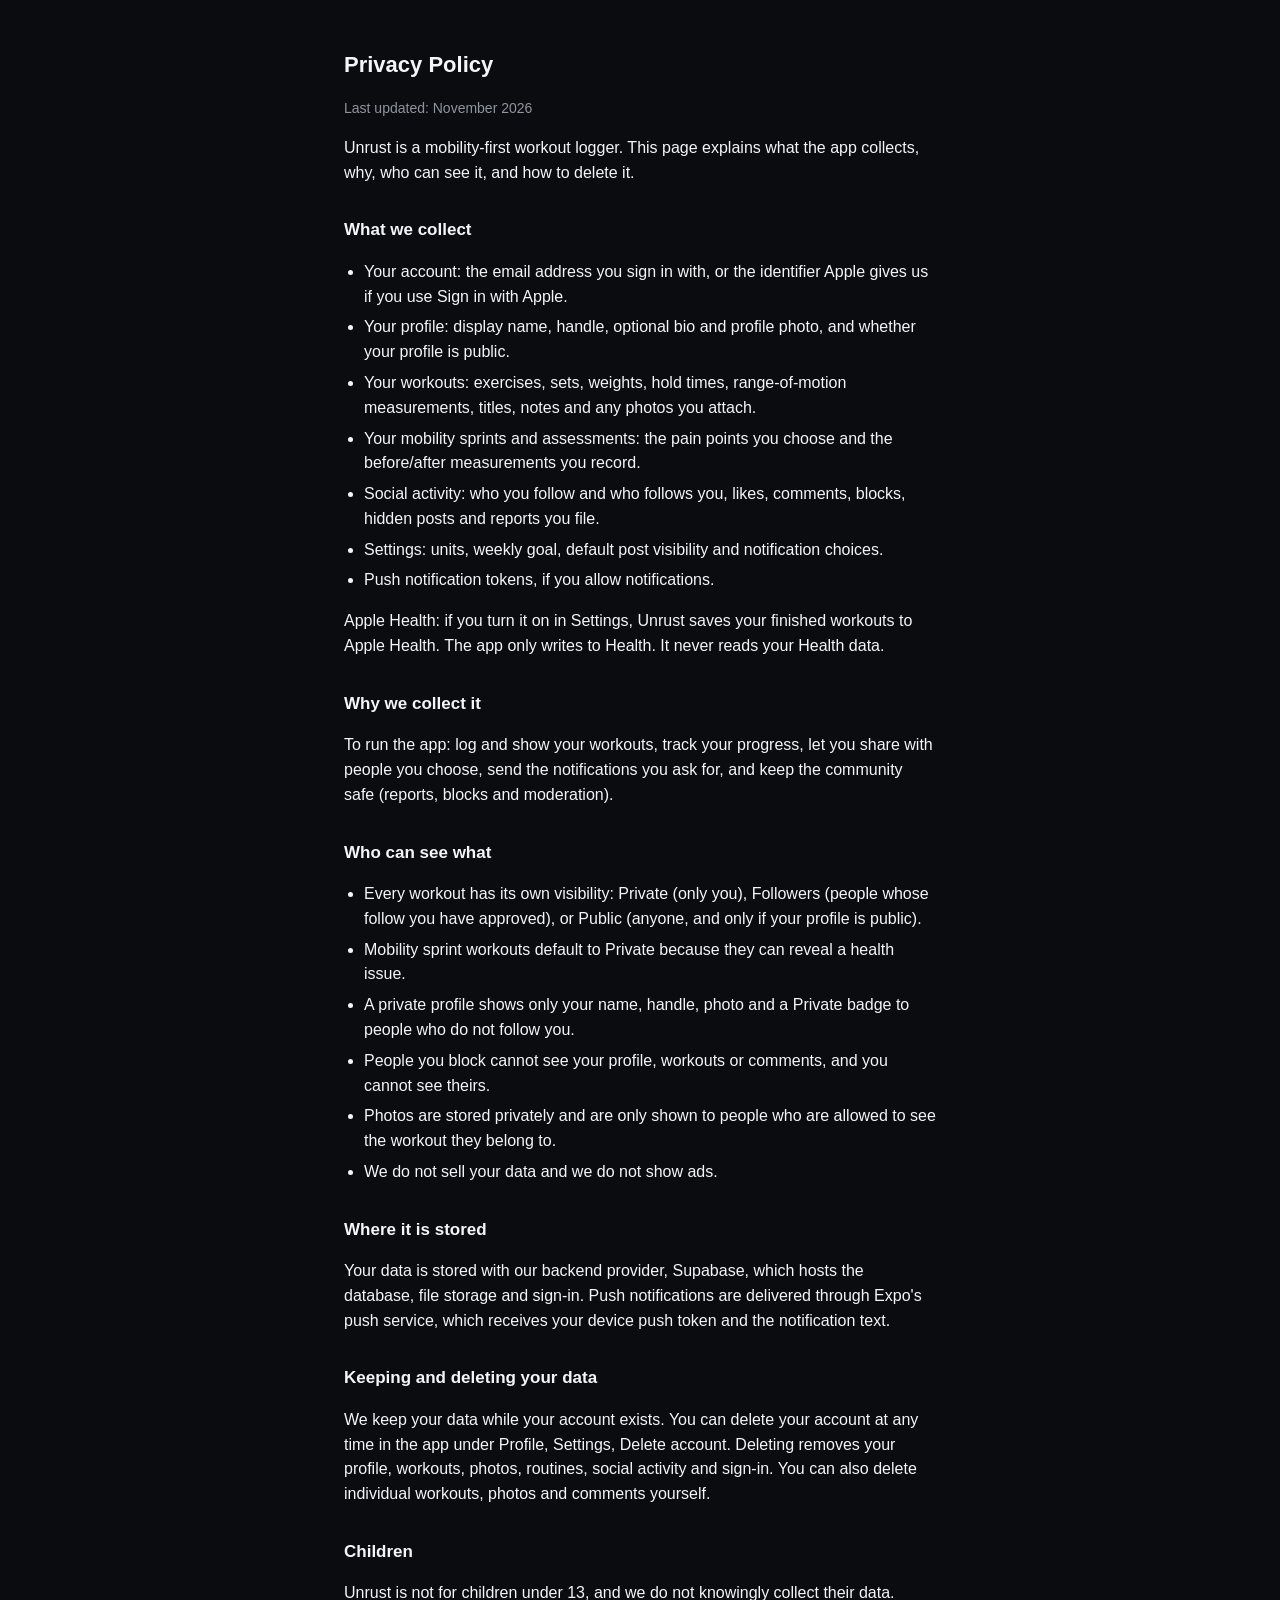
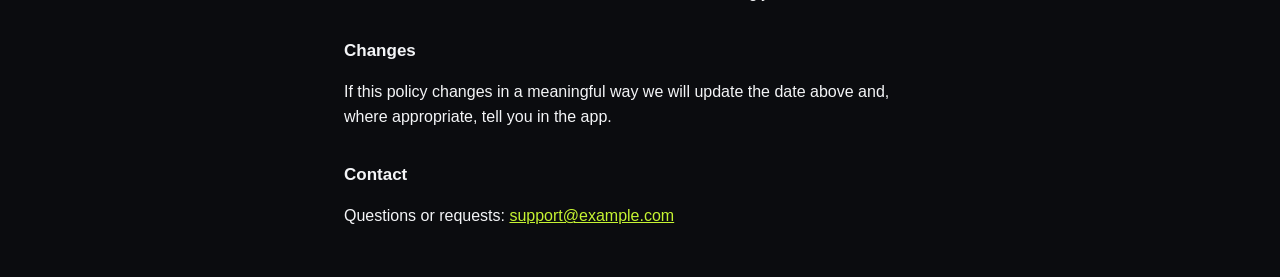
<file: privacy.html>
<!DOCTYPE html><html lang="en"><head><meta charSet="utf-8"/><meta name="viewport" content="width=device-width, initial-scale=1"/><link rel="stylesheet" href="/_next/static/chunks/1ggbgp0bu5aib.css" data-precedence="next"/><link rel="preload" as="script" fetchPriority="low" href="/_next/static/chunks/0z0vdi9dkqy7n.js"/><script src="/_next/static/chunks/3h51z8dctsh-l.js" async=""></script><script src="/_next/static/chunks/064zyp532qt1j.js" async=""></script><script src="/_next/static/chunks/0mncm453b1-3u.js" async=""></script><script src="/_next/static/chunks/turbopack-0wo_do7uv_q1r.js" async=""></script><script src="/_next/static/chunks/0e174qpuwv2ay.js" async=""></script><script src="/_next/static/chunks/1dq9582dulnoy.js" async=""></script><title>Privacy Policy - Unrust</title><meta name="description" content="Build permanent mobility. Pick one pain point, test it, train it for 14 days, and test it again."/><link rel="icon" href="/icon.png?icon.0d7165enfajz6.png" sizes="1024x1024" type="image/png"/><script src="/_next/static/chunks/0cz1d0mv5g_q7.js" noModule=""></script></head><body><div hidden=""><!--$--><!--/$--></div><main class="legal"><h1>Privacy Policy</h1><p class="updated">Last updated: November 2026</p><p>Unrust is a mobility-first workout logger. This page explains what the app collects, why, who can see it, and how to delete it.</p><h2>What we collect</h2><ul><li>Your account: the email address you sign in with, or the identifier Apple gives us if you use Sign in with Apple.</li><li>Your profile: display name, handle, optional bio and profile photo, and whether your profile is public.</li><li>Your workouts: exercises, sets, weights, hold times, range-of-motion measurements, titles, notes and any photos you attach.</li><li>Your mobility sprints and assessments: the pain points you choose and the before/after measurements you record.</li><li>Social activity: who you follow and who follows you, likes, comments, blocks, hidden posts and reports you file.</li><li>Settings: units, weekly goal, default post visibility and notification choices.</li><li>Push notification tokens, if you allow notifications.</li></ul><p>Apple Health: if you turn it on in Settings, Unrust saves your finished workouts to Apple Health. The app only writes to Health. It never reads your Health data.</p><h2>Why we collect it</h2><p>To run the app: log and show your workouts, track your progress, let you share with people you choose, send the notifications you ask for, and keep the community safe (reports, blocks and moderation).</p><h2>Who can see what</h2><ul><li>Every workout has its own visibility: Private (only you), Followers (people whose follow you have approved), or Public (anyone, and only if your profile is public).</li><li>Mobility sprint workouts default to Private because they can reveal a health issue.</li><li>A private profile shows only your name, handle, photo and a Private badge to people who do not follow you.</li><li>People you block cannot see your profile, workouts or comments, and you cannot see theirs.</li><li>Photos are stored privately and are only shown to people who are allowed to see the workout they belong to.</li><li>We do not sell your data and we do not show ads.</li></ul><h2>Where it is stored</h2><p>Your data is stored with our backend provider, Supabase, which hosts the database, file storage and sign-in. Push notifications are delivered through Expo&#x27;s push service, which receives your device push token and the notification text.</p><h2>Keeping and deleting your data</h2><p>We keep your data while your account exists. You can delete your account at any time in the app under Profile, Settings, Delete account. Deleting removes your profile, workouts, photos, routines, social activity and sign-in. You can also delete individual workouts, photos and comments yourself.</p><h2>Children</h2><p>Unrust is not for children under 13, and we do not knowingly collect their data.</p><h2>Changes</h2><p>If this policy changes in a meaningful way we will update the date above and, where appropriate, tell you in the app.</p><h2>Contact</h2><p>Questions or requests: <a href="mailto:support@example.com">support@example.com</a></p></main><!--$--><!--/$--><script src="/_next/static/chunks/0z0vdi9dkqy7n.js" id="_R_" async=""></script><script>(self.__next_f=self.__next_f||[]).push([0])</script><script>self.__next_f.push([1,"1:\"$Sreact.fragment\"\n2:I[10291,[\"/_next/static/chunks/0e174qpuwv2ay.js\",\"/_next/static/chunks/1dq9582dulnoy.js\"],\"default\"]\n3:I[2968,[\"/_next/static/chunks/0e174qpuwv2ay.js\",\"/_next/static/chunks/1dq9582dulnoy.js\"],\"default\"]\n16:I[24462,[\"/_next/static/chunks/0e174qpuwv2ay.js\",\"/_next/static/chunks/1dq9582dulnoy.js\"],\"default\",1]\n:HL[\"/_next/static/chunks/1ggbgp0bu5aib.css\",\"style\"]\n"])</script><script>self.__next_f.push([1,"0:{\"P\":null,\"c\":[\"\",\"privacy\"],\"q\":\"\",\"i\":false,\"f\":[[[\"\",{\"children\":[\"privacy\",{\"children\":[\"__PAGE__\",{}]}]},\"$undefined\",\"$undefined\",16],[[\"$\",\"$1\",\"c\",{\"children\":[[[\"$\",\"link\",\"0\",{\"rel\":\"stylesheet\",\"href\":\"/_next/static/chunks/1ggbgp0bu5aib.css\",\"precedence\":\"next\",\"crossOrigin\":\"$undefined\",\"nonce\":\"$undefined\"}],[\"$\",\"script\",\"script-0\",{\"src\":\"/_next/static/chunks/0e174qpuwv2ay.js\",\"async\":true,\"nonce\":\"$undefined\"}],[\"$\",\"script\",\"script-1\",{\"src\":\"/_next/static/chunks/1dq9582dulnoy.js\",\"async\":true,\"nonce\":\"$undefined\"}]],[\"$\",\"html\",null,{\"lang\":\"en\",\"children\":[\"$\",\"body\",null,{\"children\":[\"$\",\"$L2\",null,{\"parallelRouterKey\":\"children\",\"error\":\"$undefined\",\"errorStyles\":\"$undefined\",\"errorScripts\":\"$undefined\",\"template\":[\"$\",\"$L3\",null,{}],\"templateStyles\":\"$undefined\",\"templateScripts\":\"$undefined\",\"notFound\":[[[\"$\",\"title\",null,{\"children\":\"404: This page could not be found.\"}],[\"$\",\"div\",null,{\"style\":{\"fontFamily\":\"system-ui,\\\"Segoe UI\\\",Roboto,Helvetica,Arial,sans-serif,\\\"Apple Color Emoji\\\",\\\"Segoe UI Emoji\\\"\",\"height\":\"100vh\",\"textAlign\":\"center\",\"display\":\"flex\",\"flexDirection\":\"column\",\"alignItems\":\"center\",\"justifyContent\":\"center\"},\"children\":[\"$\",\"div\",null,{\"children\":[[\"$\",\"style\",null,{\"dangerouslySetInnerHTML\":{\"__html\":\"body{color:#000;background:#fff;margin:0}.next-error-h1{border-right:1px solid rgba(0,0,0,.3)}@media (prefers-color-scheme:dark){body{color:#fff;background:#000}.next-error-h1{border-right:1px solid rgba(255,255,255,.3)}}\"}}],[\"$\",\"h1\",null,{\"className\":\"next-error-h1\",\"style\":{\"display\":\"inline-block\",\"margin\":\"0 20px 0 0\",\"padding\":\"0 23px 0 0\",\"fontSize\":24,\"fontWeight\":500,\"verticalAlign\":\"top\",\"lineHeight\":\"49px\"},\"children\":404}],[\"$\",\"div\",null,{\"style\":{\"display\":\"inline-block\"},\"children\":[\"$\",\"h2\",null,{\"style\":{\"fontSize\":14,\"fontWeight\":400,\"lineHeight\":\"49px\",\"margin\":0},\"children\":\"This page could not be found.\"}]}]]}]}]],[]],\"forbidden\":\"$undefined\",\"unauthorized\":\"$undefined\"}]}]}]]}],{\"children\":[[\"$\",\"$1\",\"c\",{\"children\":[null,[\"$\",\"$L2\",null,{\"parallelRouterKey\":\"children\",\"error\":\"$undefined\",\"errorStyles\":\"$undefined\",\"errorScripts\":\"$undefined\",\"template\":[\"$\",\"$L3\",null,{}],\"templateStyles\":\"$undefined\",\"templateScripts\":\"$undefined\",\"notFound\":\"$undefined\",\"forbidden\":\"$undefined\",\"unauthorized\":\"$undefined\"}]]}],{\"children\":[[\"$\",\"$1\",\"c\",{\"children\":[[\"$\",\"main\",null,{\"className\":\"legal\",\"children\":[[\"$\",\"h1\",null,{\"children\":\"Privacy Policy\"}],[\"$\",\"p\",null,{\"className\":\"updated\",\"children\":\"Last updated: November 2026\"}],[\"$\",\"p\",null,{\"children\":\"Unrust is a mobility-first workout logger. This page explains what the app collects, why, who can see it, and how to delete it.\"}],[\"$\",\"h2\",null,{\"children\":\"What we collect\"}],[\"$\",\"ul\",null,{\"children\":[[\"$\",\"li\",null,{\"children\":\"Your account: the email address you sign in with, or the identifier Apple gives us if you use Sign in with Apple.\"}],[\"$\",\"li\",null,{\"children\":\"Your profile: display name, handle, optional bio and profile photo, and whether your profile is public.\"}],[\"$\",\"li\",null,{\"children\":\"Your workouts: exercises, sets, weights, hold times, range-of-motion measurements, titles, notes and any photos you attach.\"}],[\"$\",\"li\",null,{\"children\":\"Your mobility sprints and assessments: the pain points you choose and the before/after measurements you record.\"}],[\"$\",\"li\",null,{\"children\":\"Social activity: who you follow and who follows you, likes, comments, blocks, hidden posts and reports you file.\"}],[\"$\",\"li\",null,{\"children\":\"Settings: units, weekly goal, default post visibility and notification choices.\"}],[\"$\",\"li\",null,{\"children\":\"Push notification tokens, if you allow notifications.\"}]]}],[\"$\",\"p\",null,{\"children\":\"Apple Health: if you turn it on in Settings, Unrust saves your finished workouts to Apple Health. The app only writes to Health. It never reads your Health data.\"}],[\"$\",\"h2\",null,{\"children\":\"Why we collect it\"}],[\"$\",\"p\",null,{\"children\":\"To run the app: log and show your workouts, track your progress, let you share with people you choose, send the notifications you ask for, and keep the community safe (reports, blocks and moderation).\"}],[\"$\",\"h2\",null,{\"children\":\"Who can see what\"}],[\"$\",\"ul\",null,{\"children\":[[\"$\",\"li\",null,{\"children\":\"Every workout has its own visibility: Private (only you), Followers (people whose follow you have approved), or Public (anyone, and only if your profile is public).\"}],\"$L4\",\"$L5\",\"$L6\",\"$L7\",\"$L8\"]}],\"$L9\",\"$La\",\"$Lb\",\"$Lc\",\"$Ld\",\"$Le\",\"$Lf\",\"$L10\",\"$L11\",\"$L12\"]}],null,\"$L13\"]}],{},null,false,null]},null,false,\"$@14\"]},null,false,null],\"$L15\",false]],\"m\":\"$undefined\",\"G\":[\"$16\",[\"$L17\"]],\"S\":true,\"h\":null,\"s\":\"$undefined\",\"l\":\"$undefined\",\"p\":\"$undefined\",\"d\":\"$undefined\",\"b\":\"4nGeRY0knvLSGjcIl440i\"}\n"])</script><script>self.__next_f.push([1,"18:I[82520,[\"/_next/static/chunks/0e174qpuwv2ay.js\",\"/_next/static/chunks/1dq9582dulnoy.js\"],\"OutletBoundary\"]\n19:\"$Sreact.suspense\"\n1c:I[82520,[\"/_next/static/chunks/0e174qpuwv2ay.js\",\"/_next/static/chunks/1dq9582dulnoy.js\"],\"ViewportBoundary\"]\n1e:I[82520,[\"/_next/static/chunks/0e174qpuwv2ay.js\",\"/_next/static/chunks/1dq9582dulnoy.js\"],\"MetadataBoundary\"]\n4:[\"$\",\"li\",null,{\"children\":\"Mobility sprint workouts default to Private because they can reveal a health issue.\"}]\n5:[\"$\",\"li\",null,{\"children\":\"A private profile shows only your name, handle, photo and a Private badge to people who do not follow you.\"}]\n6:[\"$\",\"li\",null,{\"children\":\"People you block cannot see your profile, workouts or comments, and you cannot see theirs.\"}]\n7:[\"$\",\"li\",null,{\"children\":\"Photos are stored privately and are only shown to people who are allowed to see the workout they belong to.\"}]\n8:[\"$\",\"li\",null,{\"children\":\"We do not sell your data and we do not show ads.\"}]\n9:[\"$\",\"h2\",null,{\"children\":\"Where it is stored\"}]\na:[\"$\",\"p\",null,{\"children\":\"Your data is stored with our backend provider, Supabase, which hosts the database, file storage and sign-in. Push notifications are delivered through Expo's push service, which receives your device push token and the notification text.\"}]\nb:[\"$\",\"h2\",null,{\"children\":\"Keeping and deleting your data\"}]\nc:[\"$\",\"p\",null,{\"children\":\"We keep your data while your account exists. You can delete your account at any time in the app under Profile, Settings, Delete account. Deleting removes your profile, workouts, photos, routines, social activity and sign-in. You can also delete individual workouts, photos and comments yourself.\"}]\nd:[\"$\",\"h2\",null,{\"children\":\"Children\"}]\ne:[\"$\",\"p\",null,{\"children\":\"Unrust is not for children under 13, and we do not knowingly collect their data.\"}]\nf:[\"$\",\"h2\",null,{\"children\":\"Changes\"}]\n10:[\"$\",\"p\",null,{\"children\":\"If this policy changes in a meaningful way we will update the date above and, where appropriate, tell you in the app.\"}]\n11:[\"$\",\"h2\",null,{\"children\":\"Contact\"}]\n12:[\"$\",\"p\",null,{\"children\":[\"Questions or requests: \",[\"$\",\"a\",null,{\"href\":\"mailto:support@example.com\",\"children\":\"support@example.com\"}]]}]\n13:[\"$\",\"$L18\",null,{\"children\":[\"$\",\"$19\",null,{\"name\":\"Next.MetadataOutlet\",\"children\":\"$@1a\"}]}]\n1b:[]\n14:\"$W1b\"\n15:[\"$\",\"$1\",\"h\",{\"children\":[null,[\"$\",\"$L1c\",null,{\"children\":\"$L1d\"}],[\"$\",\"div\",null,{\"hidden\":true,\"children\":[\"$\",\"$L1e\",null,{\"children\":[\"$\",\"$19\",null,{\"name\":\"Next.Metadata\",\"children\":\"$L1f\"}]}]}],null]}]\n17:[\"$\",\"link\",\"0\",{\"rel\":\"stylesheet\",\"href\":\"/_next/static/chunks/1ggbgp0bu5aib.css\",\"precedence\":\"next\",\"crossOrigin\":\"$undefined\",\"nonce\":\"$undefined\"}]\n"])</script><script>self.__next_f.push([1,"1d:[[\"$\",\"meta\",\"0\",{\"charSet\":\"utf-8\"}],[\"$\",\"meta\",\"1\",{\"name\":\"viewport\",\"content\":\"width=device-width, initial-scale=1\"}]]\n"])</script><script>self.__next_f.push([1,"20:I[60329,[\"/_next/static/chunks/0e174qpuwv2ay.js\",\"/_next/static/chunks/1dq9582dulnoy.js\"],\"IconMark\"]\n1a:null\n1f:[[\"$\",\"title\",\"0\",{\"children\":\"Privacy Policy - Unrust\"}],[\"$\",\"meta\",\"1\",{\"name\":\"description\",\"content\":\"Build permanent mobility. Pick one pain point, test it, train it for 14 days, and test it again.\"}],[\"$\",\"link\",\"2\",{\"rel\":\"icon\",\"href\":\"/icon.png?icon.0d7165enfajz6.png\",\"sizes\":\"1024x1024\",\"type\":\"image/png\"}],[\"$\",\"$L20\",\"3\",{}]]\n"])</script></body></html>
</file>
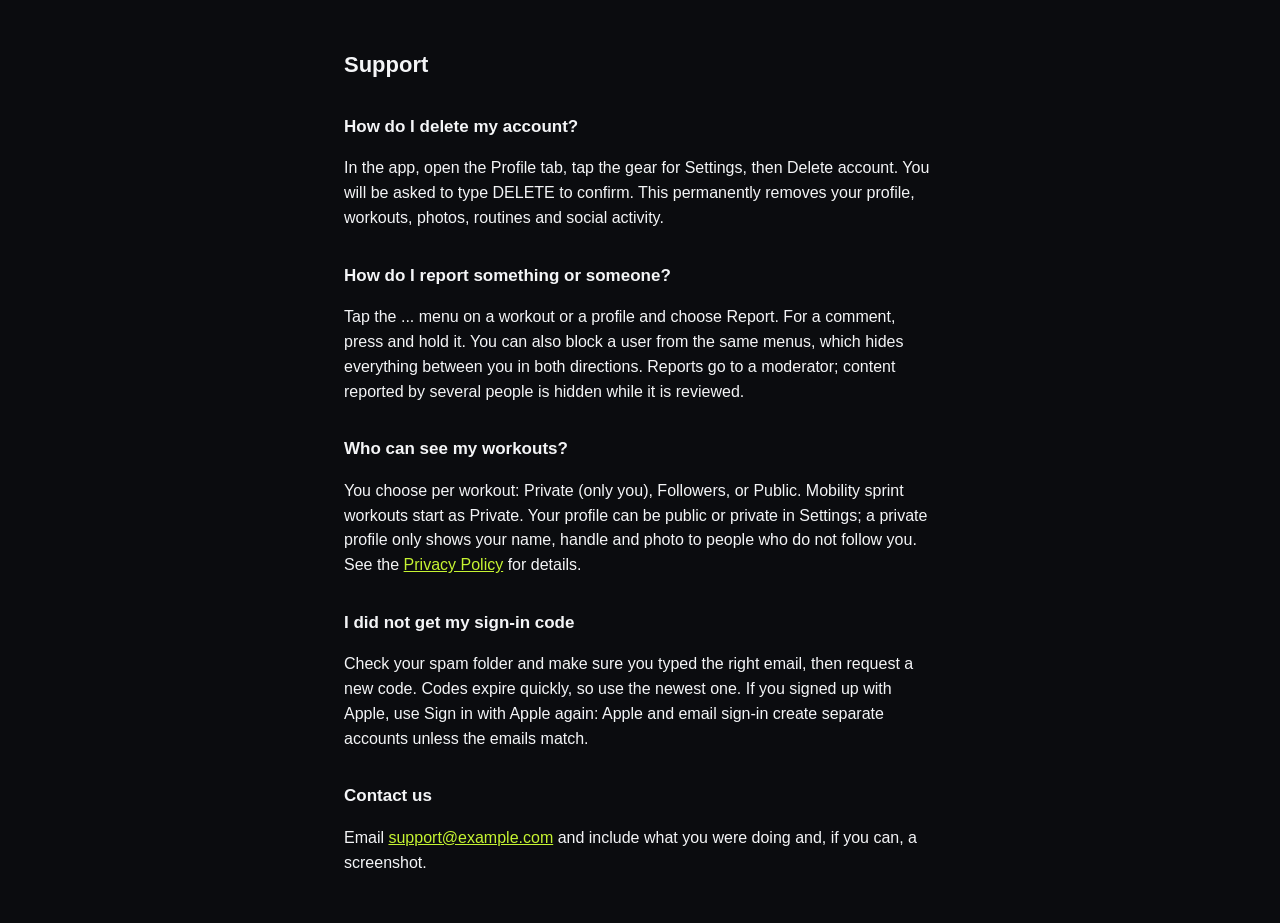
<file: support.html>
<!DOCTYPE html><html lang="en"><head><meta charSet="utf-8"/><meta name="viewport" content="width=device-width, initial-scale=1"/><link rel="stylesheet" href="/_next/static/chunks/1ggbgp0bu5aib.css" data-precedence="next"/><link rel="preload" as="script" fetchPriority="low" href="/_next/static/chunks/0z0vdi9dkqy7n.js"/><script src="/_next/static/chunks/3h51z8dctsh-l.js" async=""></script><script src="/_next/static/chunks/064zyp532qt1j.js" async=""></script><script src="/_next/static/chunks/0mncm453b1-3u.js" async=""></script><script src="/_next/static/chunks/turbopack-0wo_do7uv_q1r.js" async=""></script><script src="/_next/static/chunks/0e174qpuwv2ay.js" async=""></script><script src="/_next/static/chunks/1dq9582dulnoy.js" async=""></script><script src="/_next/static/chunks/3862xn4096l7u.js" async=""></script><title>Support - Unrust</title><meta name="description" content="Build permanent mobility. Pick one pain point, test it, train it for 14 days, and test it again."/><link rel="icon" href="/icon.png?icon.0d7165enfajz6.png" sizes="1024x1024" type="image/png"/><script src="/_next/static/chunks/0cz1d0mv5g_q7.js" noModule=""></script></head><body><div hidden=""><!--$--><!--/$--></div><main class="legal"><h1>Support</h1><h2>How do I delete my account?</h2><p>In the app, open the Profile tab, tap the gear for Settings, then Delete account. You will be asked to type DELETE to confirm. This permanently removes your profile, workouts, photos, routines and social activity.</p><h2>How do I report something or someone?</h2><p>Tap the ... menu on a workout or a profile and choose Report. For a comment, press and hold it. You can also block a user from the same menus, which hides everything between you in both directions. Reports go to a moderator; content reported by several people is hidden while it is reviewed.</p><h2>Who can see my workouts?</h2><p>You choose per workout: Private (only you), Followers, or Public. Mobility sprint workouts start as Private. Your profile can be public or private in Settings; a private profile only shows your name, handle and photo to people who do not follow you. See the <a href="/privacy">Privacy Policy</a> for details.</p><h2>I did not get my sign-in code</h2><p>Check your spam folder and make sure you typed the right email, then request a new code. Codes expire quickly, so use the newest one. If you signed up with Apple, use Sign in with Apple again: Apple and email sign-in create separate accounts unless the emails match.</p><h2>Contact us</h2><p>Email <a href="mailto:support@example.com">support@example.com</a> and include what you were doing and, if you can, a screenshot.</p></main><!--$--><!--/$--><script src="/_next/static/chunks/0z0vdi9dkqy7n.js" id="_R_" async=""></script><script>(self.__next_f=self.__next_f||[]).push([0])</script><script>self.__next_f.push([1,"1:\"$Sreact.fragment\"\n2:I[10291,[\"/_next/static/chunks/0e174qpuwv2ay.js\",\"/_next/static/chunks/1dq9582dulnoy.js\"],\"default\"]\n3:I[2968,[\"/_next/static/chunks/0e174qpuwv2ay.js\",\"/_next/static/chunks/1dq9582dulnoy.js\"],\"default\"]\n4:I[7575,[\"/_next/static/chunks/0e174qpuwv2ay.js\",\"/_next/static/chunks/1dq9582dulnoy.js\",\"/_next/static/chunks/3862xn4096l7u.js\"],\"\"]\n5:I[82520,[\"/_next/static/chunks/0e174qpuwv2ay.js\",\"/_next/static/chunks/1dq9582dulnoy.js\"],\"OutletBoundary\"]\n6:\"$Sreact.suspense\"\n9:I[82520,[\"/_next/static/chunks/0e174qpuwv2ay.js\",\"/_next/static/chunks/1dq9582dulnoy.js\"],\"ViewportBoundary\"]\nb:I[82520,[\"/_next/static/chunks/0e174qpuwv2ay.js\",\"/_next/static/chunks/1dq9582dulnoy.js\"],\"MetadataBoundary\"]\nd:I[24462,[\"/_next/static/chunks/0e174qpuwv2ay.js\",\"/_next/static/chunks/1dq9582dulnoy.js\"],\"default\",1]\n:HL[\"/_next/static/chunks/1ggbgp0bu5aib.css\",\"style\"]\n"])</script><script>self.__next_f.push([1,"0:{\"P\":null,\"c\":[\"\",\"support\"],\"q\":\"\",\"i\":false,\"f\":[[[\"\",{\"children\":[\"support\",{\"children\":[\"__PAGE__\",{}]}]},\"$undefined\",\"$undefined\",16],[[\"$\",\"$1\",\"c\",{\"children\":[[[\"$\",\"link\",\"0\",{\"rel\":\"stylesheet\",\"href\":\"/_next/static/chunks/1ggbgp0bu5aib.css\",\"precedence\":\"next\",\"crossOrigin\":\"$undefined\",\"nonce\":\"$undefined\"}],[\"$\",\"script\",\"script-0\",{\"src\":\"/_next/static/chunks/0e174qpuwv2ay.js\",\"async\":true,\"nonce\":\"$undefined\"}],[\"$\",\"script\",\"script-1\",{\"src\":\"/_next/static/chunks/1dq9582dulnoy.js\",\"async\":true,\"nonce\":\"$undefined\"}]],[\"$\",\"html\",null,{\"lang\":\"en\",\"children\":[\"$\",\"body\",null,{\"children\":[\"$\",\"$L2\",null,{\"parallelRouterKey\":\"children\",\"error\":\"$undefined\",\"errorStyles\":\"$undefined\",\"errorScripts\":\"$undefined\",\"template\":[\"$\",\"$L3\",null,{}],\"templateStyles\":\"$undefined\",\"templateScripts\":\"$undefined\",\"notFound\":[[[\"$\",\"title\",null,{\"children\":\"404: This page could not be found.\"}],[\"$\",\"div\",null,{\"style\":{\"fontFamily\":\"system-ui,\\\"Segoe UI\\\",Roboto,Helvetica,Arial,sans-serif,\\\"Apple Color Emoji\\\",\\\"Segoe UI Emoji\\\"\",\"height\":\"100vh\",\"textAlign\":\"center\",\"display\":\"flex\",\"flexDirection\":\"column\",\"alignItems\":\"center\",\"justifyContent\":\"center\"},\"children\":[\"$\",\"div\",null,{\"children\":[[\"$\",\"style\",null,{\"dangerouslySetInnerHTML\":{\"__html\":\"body{color:#000;background:#fff;margin:0}.next-error-h1{border-right:1px solid rgba(0,0,0,.3)}@media (prefers-color-scheme:dark){body{color:#fff;background:#000}.next-error-h1{border-right:1px solid rgba(255,255,255,.3)}}\"}}],[\"$\",\"h1\",null,{\"className\":\"next-error-h1\",\"style\":{\"display\":\"inline-block\",\"margin\":\"0 20px 0 0\",\"padding\":\"0 23px 0 0\",\"fontSize\":24,\"fontWeight\":500,\"verticalAlign\":\"top\",\"lineHeight\":\"49px\"},\"children\":404}],[\"$\",\"div\",null,{\"style\":{\"display\":\"inline-block\"},\"children\":[\"$\",\"h2\",null,{\"style\":{\"fontSize\":14,\"fontWeight\":400,\"lineHeight\":\"49px\",\"margin\":0},\"children\":\"This page could not be found.\"}]}]]}]}]],[]],\"forbidden\":\"$undefined\",\"unauthorized\":\"$undefined\"}]}]}]]}],{\"children\":[[\"$\",\"$1\",\"c\",{\"children\":[null,[\"$\",\"$L2\",null,{\"parallelRouterKey\":\"children\",\"error\":\"$undefined\",\"errorStyles\":\"$undefined\",\"errorScripts\":\"$undefined\",\"template\":[\"$\",\"$L3\",null,{}],\"templateStyles\":\"$undefined\",\"templateScripts\":\"$undefined\",\"notFound\":\"$undefined\",\"forbidden\":\"$undefined\",\"unauthorized\":\"$undefined\"}]]}],{\"children\":[[\"$\",\"$1\",\"c\",{\"children\":[[\"$\",\"main\",null,{\"className\":\"legal\",\"children\":[[\"$\",\"h1\",null,{\"children\":\"Support\"}],[\"$\",\"h2\",null,{\"children\":\"How do I delete my account?\"}],[\"$\",\"p\",null,{\"children\":\"In the app, open the Profile tab, tap the gear for Settings, then Delete account. You will be asked to type DELETE to confirm. This permanently removes your profile, workouts, photos, routines and social activity.\"}],[\"$\",\"h2\",null,{\"children\":\"How do I report something or someone?\"}],[\"$\",\"p\",null,{\"children\":\"Tap the ... menu on a workout or a profile and choose Report. For a comment, press and hold it. You can also block a user from the same menus, which hides everything between you in both directions. Reports go to a moderator; content reported by several people is hidden while it is reviewed.\"}],[\"$\",\"h2\",null,{\"children\":\"Who can see my workouts?\"}],[\"$\",\"p\",null,{\"children\":[\"You choose per workout: Private (only you), Followers, or Public. Mobility sprint workouts start as Private. Your profile can be public or private in Settings; a private profile only shows your name, handle and photo to people who do not follow you. See the \",[\"$\",\"$L4\",null,{\"href\":\"/privacy\",\"children\":\"Privacy Policy\"}],\" for details.\"]}],[\"$\",\"h2\",null,{\"children\":\"I did not get my sign-in code\"}],[\"$\",\"p\",null,{\"children\":\"Check your spam folder and make sure you typed the right email, then request a new code. Codes expire quickly, so use the newest one. If you signed up with Apple, use Sign in with Apple again: Apple and email sign-in create separate accounts unless the emails match.\"}],[\"$\",\"h2\",null,{\"children\":\"Contact us\"}],[\"$\",\"p\",null,{\"children\":[\"Email \",[\"$\",\"a\",null,{\"href\":\"mailto:support@example.com\",\"children\":\"support@example.com\"}],\" and include what you were doing and, if you can, a screenshot.\"]}]]}],[[\"$\",\"script\",\"script-0\",{\"src\":\"/_next/static/chunks/3862xn4096l7u.js\",\"async\":true,\"nonce\":\"$undefined\"}]],[\"$\",\"$L5\",null,{\"children\":[\"$\",\"$6\",null,{\"name\":\"Next.MetadataOutlet\",\"children\":\"$@7\"}]}]]}],{},null,false,null]},null,false,\"$@8\"]},null,false,null],[\"$\",\"$1\",\"h\",{\"children\":[null,[\"$\",\"$L9\",null,{\"children\":\"$La\"}],[\"$\",\"div\",null,{\"hidden\":true,\"children\":[\"$\",\"$Lb\",null,{\"children\":[\"$\",\"$6\",null,{\"name\":\"Next.Metadata\",\"children\":\"$Lc\"}]}]}],null]}],false]],\"m\":\"$undefined\",\"G\":[\"$d\",[\"$Le\"]],\"S\":true,\"h\":null,\"s\":\"$undefined\",\"l\":\"$undefined\",\"p\":\"$undefined\",\"d\":\"$undefined\",\"b\":\"4nGeRY0knvLSGjcIl440i\"}\n"])</script><script>self.__next_f.push([1,"f:[]\n8:\"$Wf\"\ne:[\"$\",\"link\",\"0\",{\"rel\":\"stylesheet\",\"href\":\"/_next/static/chunks/1ggbgp0bu5aib.css\",\"precedence\":\"next\",\"crossOrigin\":\"$undefined\",\"nonce\":\"$undefined\"}]\n"])</script><script>self.__next_f.push([1,"a:[[\"$\",\"meta\",\"0\",{\"charSet\":\"utf-8\"}],[\"$\",\"meta\",\"1\",{\"name\":\"viewport\",\"content\":\"width=device-width, initial-scale=1\"}]]\n"])</script><script>self.__next_f.push([1,"10:I[60329,[\"/_next/static/chunks/0e174qpuwv2ay.js\",\"/_next/static/chunks/1dq9582dulnoy.js\"],\"IconMark\"]\n7:null\nc:[[\"$\",\"title\",\"0\",{\"children\":\"Support - Unrust\"}],[\"$\",\"meta\",\"1\",{\"name\":\"description\",\"content\":\"Build permanent mobility. Pick one pain point, test it, train it for 14 days, and test it again.\"}],[\"$\",\"link\",\"2\",{\"rel\":\"icon\",\"href\":\"/icon.png?icon.0d7165enfajz6.png\",\"sizes\":\"1024x1024\",\"type\":\"image/png\"}],[\"$\",\"$L10\",\"3\",{}]]\n"])</script></body></html>
</file>
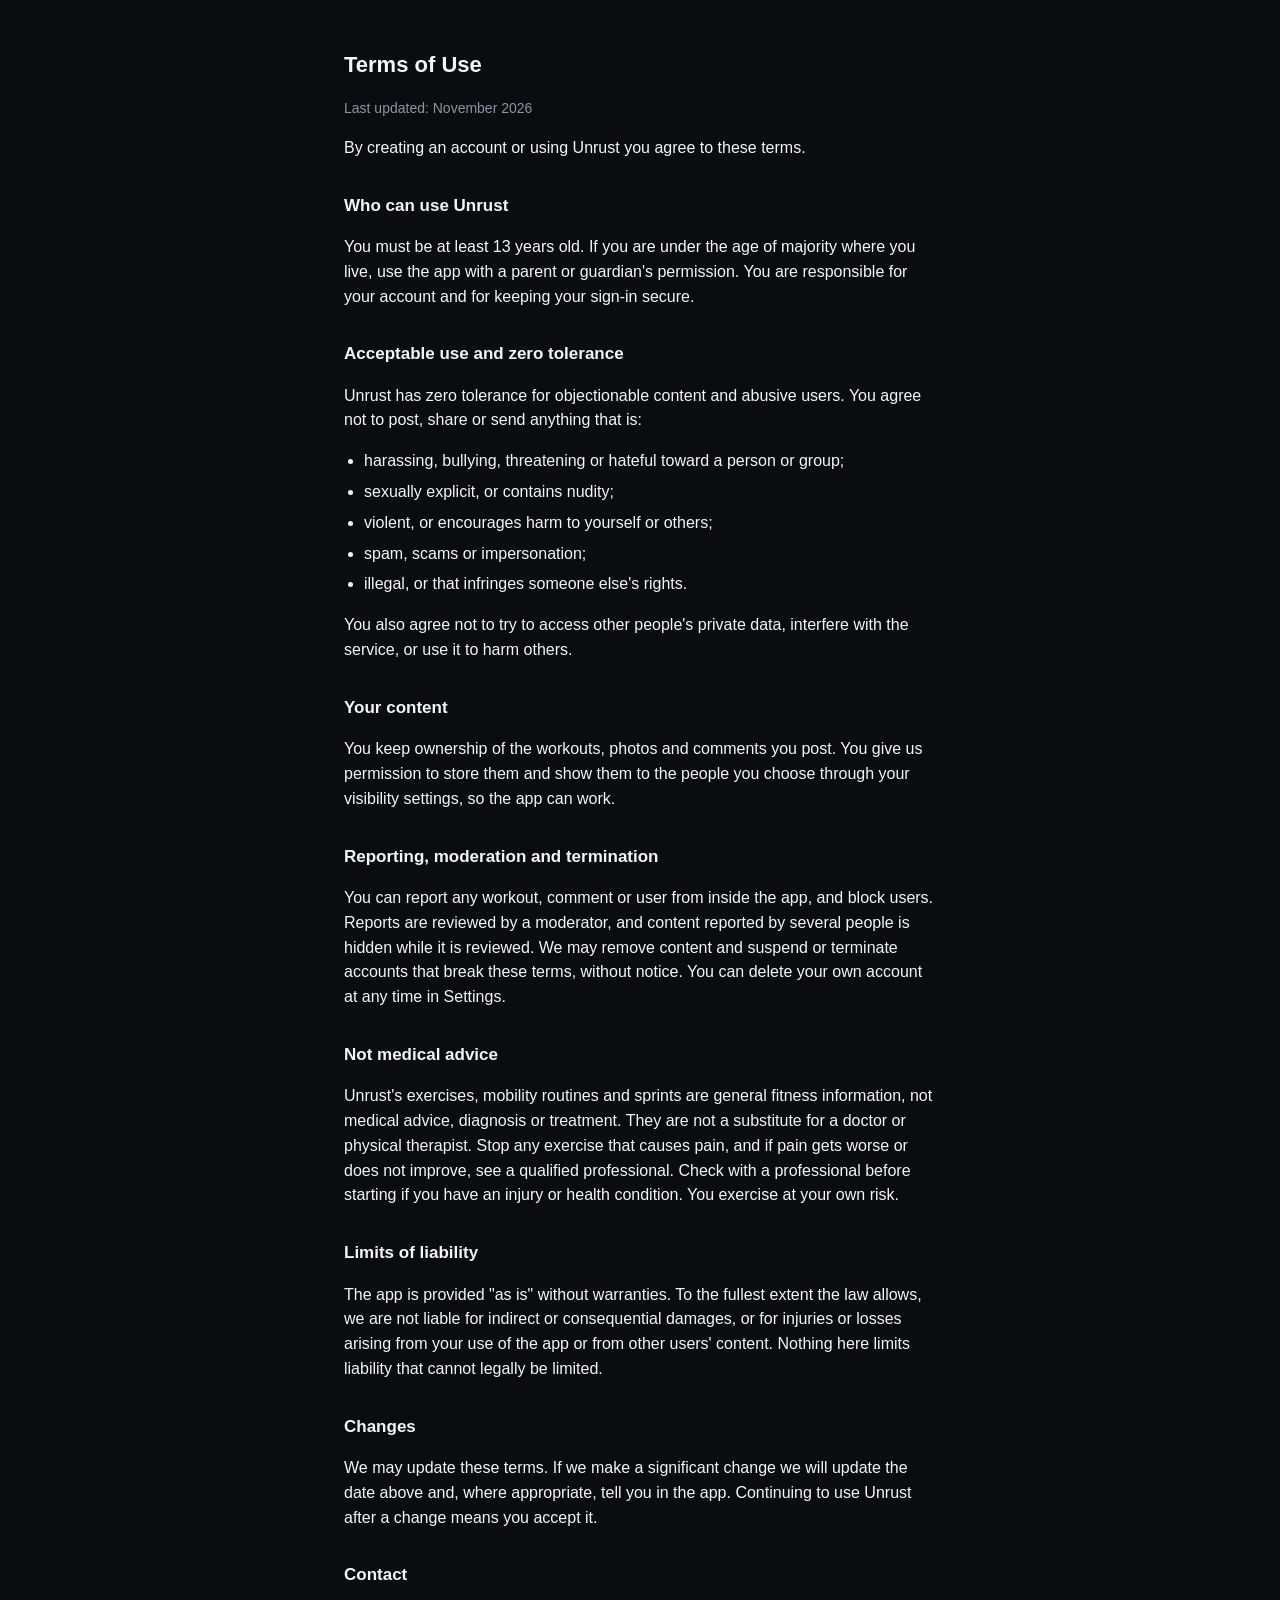
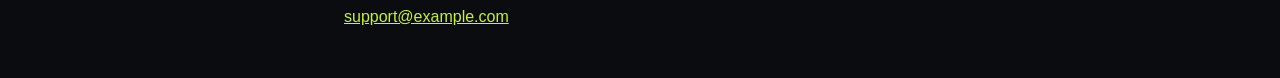
<file: terms.html>
<!DOCTYPE html><html lang="en"><head><meta charSet="utf-8"/><meta name="viewport" content="width=device-width, initial-scale=1"/><link rel="stylesheet" href="/_next/static/chunks/1ggbgp0bu5aib.css" data-precedence="next"/><link rel="preload" as="script" fetchPriority="low" href="/_next/static/chunks/0z0vdi9dkqy7n.js"/><script src="/_next/static/chunks/3h51z8dctsh-l.js" async=""></script><script src="/_next/static/chunks/064zyp532qt1j.js" async=""></script><script src="/_next/static/chunks/0mncm453b1-3u.js" async=""></script><script src="/_next/static/chunks/turbopack-0wo_do7uv_q1r.js" async=""></script><script src="/_next/static/chunks/0e174qpuwv2ay.js" async=""></script><script src="/_next/static/chunks/1dq9582dulnoy.js" async=""></script><title>Terms of Use - Unrust</title><meta name="description" content="Build permanent mobility. Pick one pain point, test it, train it for 14 days, and test it again."/><link rel="icon" href="/icon.png?icon.0d7165enfajz6.png" sizes="1024x1024" type="image/png"/><script src="/_next/static/chunks/0cz1d0mv5g_q7.js" noModule=""></script></head><body><div hidden=""><!--$--><!--/$--></div><main class="legal"><h1>Terms of Use</h1><p class="updated">Last updated: November 2026</p><p>By creating an account or using Unrust you agree to these terms.</p><h2>Who can use Unrust</h2><p>You must be at least 13 years old. If you are under the age of majority where you live, use the app with a parent or guardian&#x27;s permission. You are responsible for your account and for keeping your sign-in secure.</p><h2>Acceptable use and zero tolerance</h2><p>Unrust has zero tolerance for objectionable content and abusive users. You agree not to post, share or send anything that is:</p><ul><li>harassing, bullying, threatening or hateful toward a person or group;</li><li>sexually explicit, or contains nudity;</li><li>violent, or encourages harm to yourself or others;</li><li>spam, scams or impersonation;</li><li>illegal, or that infringes someone else&#x27;s rights.</li></ul><p>You also agree not to try to access other people&#x27;s private data, interfere with the service, or use it to harm others.</p><h2>Your content</h2><p>You keep ownership of the workouts, photos and comments you post. You give us permission to store them and show them to the people you choose through your visibility settings, so the app can work.</p><h2>Reporting, moderation and termination</h2><p>You can report any workout, comment or user from inside the app, and block users. Reports are reviewed by a moderator, and content reported by several people is hidden while it is reviewed. We may remove content and suspend or terminate accounts that break these terms, without notice. You can delete your own account at any time in Settings.</p><h2>Not medical advice</h2><p>Unrust&#x27;s exercises, mobility routines and sprints are general fitness information, not medical advice, diagnosis or treatment. They are not a substitute for a doctor or physical therapist. Stop any exercise that causes pain, and if pain gets worse or does not improve, see a qualified professional. Check with a professional before starting if you have an injury or health condition. You exercise at your own risk.</p><h2>Limits of liability</h2><p>The app is provided &quot;as is&quot; without warranties. To the fullest extent the law allows, we are not liable for indirect or consequential damages, or for injuries or losses arising from your use of the app or from other users&#x27; content. Nothing here limits liability that cannot legally be limited.</p><h2>Changes</h2><p>We may update these terms. If we make a significant change we will update the date above and, where appropriate, tell you in the app. Continuing to use Unrust after a change means you accept it.</p><h2>Contact</h2><p><a href="mailto:support@example.com">support@example.com</a></p></main><!--$--><!--/$--><script src="/_next/static/chunks/0z0vdi9dkqy7n.js" id="_R_" async=""></script><script>(self.__next_f=self.__next_f||[]).push([0])</script><script>self.__next_f.push([1,"1:\"$Sreact.fragment\"\n2:I[10291,[\"/_next/static/chunks/0e174qpuwv2ay.js\",\"/_next/static/chunks/1dq9582dulnoy.js\"],\"default\"]\n3:I[2968,[\"/_next/static/chunks/0e174qpuwv2ay.js\",\"/_next/static/chunks/1dq9582dulnoy.js\"],\"default\"]\ne:I[24462,[\"/_next/static/chunks/0e174qpuwv2ay.js\",\"/_next/static/chunks/1dq9582dulnoy.js\"],\"default\",1]\n:HL[\"/_next/static/chunks/1ggbgp0bu5aib.css\",\"style\"]\n"])</script><script>self.__next_f.push([1,"0:{\"P\":null,\"c\":[\"\",\"terms\"],\"q\":\"\",\"i\":false,\"f\":[[[\"\",{\"children\":[\"terms\",{\"children\":[\"__PAGE__\",{}]}]},\"$undefined\",\"$undefined\",16],[[\"$\",\"$1\",\"c\",{\"children\":[[[\"$\",\"link\",\"0\",{\"rel\":\"stylesheet\",\"href\":\"/_next/static/chunks/1ggbgp0bu5aib.css\",\"precedence\":\"next\",\"crossOrigin\":\"$undefined\",\"nonce\":\"$undefined\"}],[\"$\",\"script\",\"script-0\",{\"src\":\"/_next/static/chunks/0e174qpuwv2ay.js\",\"async\":true,\"nonce\":\"$undefined\"}],[\"$\",\"script\",\"script-1\",{\"src\":\"/_next/static/chunks/1dq9582dulnoy.js\",\"async\":true,\"nonce\":\"$undefined\"}]],[\"$\",\"html\",null,{\"lang\":\"en\",\"children\":[\"$\",\"body\",null,{\"children\":[\"$\",\"$L2\",null,{\"parallelRouterKey\":\"children\",\"error\":\"$undefined\",\"errorStyles\":\"$undefined\",\"errorScripts\":\"$undefined\",\"template\":[\"$\",\"$L3\",null,{}],\"templateStyles\":\"$undefined\",\"templateScripts\":\"$undefined\",\"notFound\":[[[\"$\",\"title\",null,{\"children\":\"404: This page could not be found.\"}],[\"$\",\"div\",null,{\"style\":{\"fontFamily\":\"system-ui,\\\"Segoe UI\\\",Roboto,Helvetica,Arial,sans-serif,\\\"Apple Color Emoji\\\",\\\"Segoe UI Emoji\\\"\",\"height\":\"100vh\",\"textAlign\":\"center\",\"display\":\"flex\",\"flexDirection\":\"column\",\"alignItems\":\"center\",\"justifyContent\":\"center\"},\"children\":[\"$\",\"div\",null,{\"children\":[[\"$\",\"style\",null,{\"dangerouslySetInnerHTML\":{\"__html\":\"body{color:#000;background:#fff;margin:0}.next-error-h1{border-right:1px solid rgba(0,0,0,.3)}@media (prefers-color-scheme:dark){body{color:#fff;background:#000}.next-error-h1{border-right:1px solid rgba(255,255,255,.3)}}\"}}],[\"$\",\"h1\",null,{\"className\":\"next-error-h1\",\"style\":{\"display\":\"inline-block\",\"margin\":\"0 20px 0 0\",\"padding\":\"0 23px 0 0\",\"fontSize\":24,\"fontWeight\":500,\"verticalAlign\":\"top\",\"lineHeight\":\"49px\"},\"children\":404}],[\"$\",\"div\",null,{\"style\":{\"display\":\"inline-block\"},\"children\":[\"$\",\"h2\",null,{\"style\":{\"fontSize\":14,\"fontWeight\":400,\"lineHeight\":\"49px\",\"margin\":0},\"children\":\"This page could not be found.\"}]}]]}]}]],[]],\"forbidden\":\"$undefined\",\"unauthorized\":\"$undefined\"}]}]}]]}],{\"children\":[[\"$\",\"$1\",\"c\",{\"children\":[null,[\"$\",\"$L2\",null,{\"parallelRouterKey\":\"children\",\"error\":\"$undefined\",\"errorStyles\":\"$undefined\",\"errorScripts\":\"$undefined\",\"template\":[\"$\",\"$L3\",null,{}],\"templateStyles\":\"$undefined\",\"templateScripts\":\"$undefined\",\"notFound\":\"$undefined\",\"forbidden\":\"$undefined\",\"unauthorized\":\"$undefined\"}]]}],{\"children\":[[\"$\",\"$1\",\"c\",{\"children\":[[\"$\",\"main\",null,{\"className\":\"legal\",\"children\":[[\"$\",\"h1\",null,{\"children\":\"Terms of Use\"}],[\"$\",\"p\",null,{\"className\":\"updated\",\"children\":\"Last updated: November 2026\"}],[\"$\",\"p\",null,{\"children\":\"By creating an account or using Unrust you agree to these terms.\"}],[\"$\",\"h2\",null,{\"children\":\"Who can use Unrust\"}],[\"$\",\"p\",null,{\"children\":\"You must be at least 13 years old. If you are under the age of majority where you live, use the app with a parent or guardian's permission. You are responsible for your account and for keeping your sign-in secure.\"}],[\"$\",\"h2\",null,{\"children\":\"Acceptable use and zero tolerance\"}],[\"$\",\"p\",null,{\"children\":\"Unrust has zero tolerance for objectionable content and abusive users. You agree not to post, share or send anything that is:\"}],[\"$\",\"ul\",null,{\"children\":[[\"$\",\"li\",null,{\"children\":\"harassing, bullying, threatening or hateful toward a person or group;\"}],[\"$\",\"li\",null,{\"children\":\"sexually explicit, or contains nudity;\"}],[\"$\",\"li\",null,{\"children\":\"violent, or encourages harm to yourself or others;\"}],[\"$\",\"li\",null,{\"children\":\"spam, scams or impersonation;\"}],[\"$\",\"li\",null,{\"children\":\"illegal, or that infringes someone else's rights.\"}]]}],[\"$\",\"p\",null,{\"children\":\"You also agree not to try to access other people's private data, interfere with the service, or use it to harm others.\"}],[\"$\",\"h2\",null,{\"children\":\"Your content\"}],[\"$\",\"p\",null,{\"children\":\"You keep ownership of the workouts, photos and comments you post. You give us permission to store them and show them to the people you choose through your visibility settings, so the app can work.\"}],[\"$\",\"h2\",null,{\"children\":\"Reporting, moderation and termination\"}],[\"$\",\"p\",null,{\"children\":\"You can report any workout, comment or user from inside the app, and block users. Reports are reviewed by a moderator, and content reported by several people is hidden while it is reviewed. We may remove content and suspend or terminate accounts that break these terms, without notice. You can delete your own account at any time in Settings.\"}],[\"$\",\"h2\",null,{\"children\":\"Not medical advice\"}],\"$L4\",\"$L5\",\"$L6\",\"$L7\",\"$L8\",\"$L9\",\"$La\"]}],null,\"$Lb\"]}],{},null,false,null]},null,false,\"$@c\"]},null,false,null],\"$Ld\",false]],\"m\":\"$undefined\",\"G\":[\"$e\",[\"$Lf\"]],\"S\":true,\"h\":null,\"s\":\"$undefined\",\"l\":\"$undefined\",\"p\":\"$undefined\",\"d\":\"$undefined\",\"b\":\"4nGeRY0knvLSGjcIl440i\"}\n"])</script><script>self.__next_f.push([1,"10:I[82520,[\"/_next/static/chunks/0e174qpuwv2ay.js\",\"/_next/static/chunks/1dq9582dulnoy.js\"],\"OutletBoundary\"]\n11:\"$Sreact.suspense\"\n14:I[82520,[\"/_next/static/chunks/0e174qpuwv2ay.js\",\"/_next/static/chunks/1dq9582dulnoy.js\"],\"ViewportBoundary\"]\n16:I[82520,[\"/_next/static/chunks/0e174qpuwv2ay.js\",\"/_next/static/chunks/1dq9582dulnoy.js\"],\"MetadataBoundary\"]\n4:[\"$\",\"p\",null,{\"children\":\"Unrust's exercises, mobility routines and sprints are general fitness information, not medical advice, diagnosis or treatment. They are not a substitute for a doctor or physical therapist. Stop any exercise that causes pain, and if pain gets worse or does not improve, see a qualified professional. Check with a professional before starting if you have an injury or health condition. You exercise at your own risk.\"}]\n5:[\"$\",\"h2\",null,{\"children\":\"Limits of liability\"}]\n6:[\"$\",\"p\",null,{\"children\":\"The app is provided \\\"as is\\\" without warranties. To the fullest extent the law allows, we are not liable for indirect or consequential damages, or for injuries or losses arising from your use of the app or from other users' content. Nothing here limits liability that cannot legally be limited.\"}]\n7:[\"$\",\"h2\",null,{\"children\":\"Changes\"}]\n8:[\"$\",\"p\",null,{\"children\":\"We may update these terms. If we make a significant change we will update the date above and, where appropriate, tell you in the app. Continuing to use Unrust after a change means you accept it.\"}]\n9:[\"$\",\"h2\",null,{\"children\":\"Contact\"}]\na:[\"$\",\"p\",null,{\"children\":[\"$\",\"a\",null,{\"href\":\"mailto:support@example.com\",\"children\":\"support@example.com\"}]}]\nb:[\"$\",\"$L10\",null,{\"children\":[\"$\",\"$11\",null,{\"name\":\"Next.MetadataOutlet\",\"children\":\"$@12\"}]}]\n13:[]\nc:\"$W13\"\nd:[\"$\",\"$1\",\"h\",{\"children\":[null,[\"$\",\"$L14\",null,{\"children\":\"$L15\"}],[\"$\",\"div\",null,{\"hidden\":true,\"children\":[\"$\",\"$L16\",null,{\"children\":[\"$\",\"$11\",null,{\"name\":\"Next.Metadata\",\"children\":\"$L17\"}]}]}],null]}]\nf:[\"$\",\"link\",\"0\",{\"rel\":\"stylesheet\",\"href\":\"/_next/static/chunks/1ggbgp0bu5aib.css\",\"precedence\":\"next\",\"crossOrigin\":\"$undefined\",\"nonce\":\"$undefined\"}]\n"])</script><script>self.__next_f.push([1,"15:[[\"$\",\"meta\",\"0\",{\"charSet\":\"utf-8\"}],[\"$\",\"meta\",\"1\",{\"name\":\"viewport\",\"content\":\"width=device-width, initial-scale=1\"}]]\n"])</script><script>self.__next_f.push([1,"18:I[60329,[\"/_next/static/chunks/0e174qpuwv2ay.js\",\"/_next/static/chunks/1dq9582dulnoy.js\"],\"IconMark\"]\n12:null\n17:[[\"$\",\"title\",\"0\",{\"children\":\"Terms of Use - Unrust\"}],[\"$\",\"meta\",\"1\",{\"name\":\"description\",\"content\":\"Build permanent mobility. Pick one pain point, test it, train it for 14 days, and test it again.\"}],[\"$\",\"link\",\"2\",{\"rel\":\"icon\",\"href\":\"/icon.png?icon.0d7165enfajz6.png\",\"sizes\":\"1024x1024\",\"type\":\"image/png\"}],[\"$\",\"$L18\",\"3\",{}]]\n"])</script></body></html>
</file>
<file: _next/static/chunks/1ggbgp0bu5aib.css>
:root{--lightningcss-light: ;--lightningcss-dark:initial;color-scheme:dark;--bg:#0b0c0f;--surface:#15171c;--elevated:#1e2128;--track:#20232a;--border:#2c313a;--text:#f4f5f7;--text-2:#b3b8c3;--text-3:#8e94a1;--accent:#c6f432;--accent-tint:#313a20;--danger:#ff6369}*{box-sizing:border-box}body{background:var(--bg);color:var(--text);margin:0;font-family:-apple-system,BlinkMacSystemFont,Segoe UI,Roboto,Helvetica,Arial,sans-serif}main{flex-direction:column;gap:24px;max-width:640px;margin:0 auto;padding:48px 24px;display:flex}h1{margin:0;font-size:22px;font-weight:700}p.subtitle{color:var(--text-3);margin:4px 0 0;font-size:14px}.card{background:var(--surface);border-radius:12px;flex-direction:column;gap:6px;padding:20px;display:flex}.card-label{color:var(--text-3);text-transform:uppercase;letter-spacing:.04em;font-size:13px;font-weight:600}.headline{margin:0;font-size:26px;font-weight:700}.runner-up{color:var(--text-2);font-size:15px}.rationale{color:var(--text-2);margin-top:4px;font-size:15px;line-height:1.4}.error-text{color:var(--danger);font-size:14px}main.legal{gap:16px;line-height:1.55}main.legal h2{margin:16px 0 0;font-size:17px;font-weight:600}main.legal p,main.legal ul{margin:0}main.legal ul{padding-left:20px}main.legal li+li{margin-top:6px}main.legal .updated{color:var(--text-3);font-size:14px}a{color:var(--accent)}main.landing{gap:64px;max-width:880px;padding:64px 16px 40px}.hero h1{letter-spacing:-.03em;margin:28px 0 0;font-size:clamp(40px,9vw,72px);line-height:1.02}.brand{align-items:center;gap:12px;display:flex}.mark{width:40px;height:40px}.wordmark{letter-spacing:.18em;font-size:15px;font-weight:800}.lede{color:var(--text-2);max-width:34em;margin:20px 0 0;font-size:19px;line-height:1.5}.availability{background:var(--accent);color:var(--bg);border-radius:999px;margin:28px 0 0;padding:10px 18px;font-size:15px;font-weight:700;display:inline-block}h2.eyebrow{text-transform:uppercase;letter-spacing:.12em;color:var(--text-3);margin:0 0 16px;font-size:13px;font-weight:700}.steps,.features,.sprints{gap:12px;margin:0;padding:0;list-style:none;display:grid}.steps{grid-template-columns:repeat(auto-fit,minmax(220px,1fr))}.features{grid-template-columns:repeat(auto-fit,minmax(300px,1fr))}.tile{background:var(--surface);border:1px solid var(--border);border-radius:20px;padding:20px}.tile h3{margin:0;font-size:18px}.tile p{color:var(--text-2);margin:8px 0 0;font-size:15px;line-height:1.5}.step-n{font-variant-numeric:tabular-nums;color:var(--accent);margin-bottom:12px;font-size:13px;font-weight:700;display:block}.sprints li{border-bottom:1px solid var(--border);flex-wrap:wrap;justify-content:space-between;gap:4px 16px;padding:16px 0;display:flex}.sprint-name{font-size:17px;font-weight:700}.sprint-tagline{color:var(--text-2);font-size:15px}a.availability{text-decoration:none}.status{gap:0;margin:0;display:grid}.status div{border-bottom:1px solid var(--border);grid-template-columns:120px 1fr;gap:4px 16px;padding:16px 0;display:grid}.status dt{font-size:17px;font-weight:700}.status dd{color:var(--text-2);margin:0;font-size:15px;line-height:1.5}.join-title{letter-spacing:-.02em;margin:0;font-size:clamp(26px,5vw,36px)}.join-steps{gap:12px;margin:20px 0 0;padding:0;list-style:none;display:grid}.join-steps li{color:var(--text-2);align-items:baseline;gap:12px;font-size:16px;line-height:1.5;display:flex}.join-n{width:16px;color:var(--accent);font-variant-numeric:tabular-nums;flex:none;font-size:16px;font-weight:700}.join-button{background:var(--accent);max-width:420px;color:var(--bg);text-align:center;border-radius:14px;margin:24px 0 0;padding:16px 20px;font-size:17px;font-weight:800;text-decoration:none;display:block}.join-note{max-width:34em;color:var(--text-3);margin:16px 0 0;font-size:14px;line-height:1.5}.site-footer{border-top:1px solid var(--border);color:var(--text-3);padding-top:24px;font-size:14px}.site-footer nav{gap:20px;margin-bottom:12px;display:flex}.site-footer a{color:var(--text-2);text-decoration:none}@media (max-width:480px){.sprints li{flex-direction:column}.status div{grid-template-columns:1fr}}
</file>
